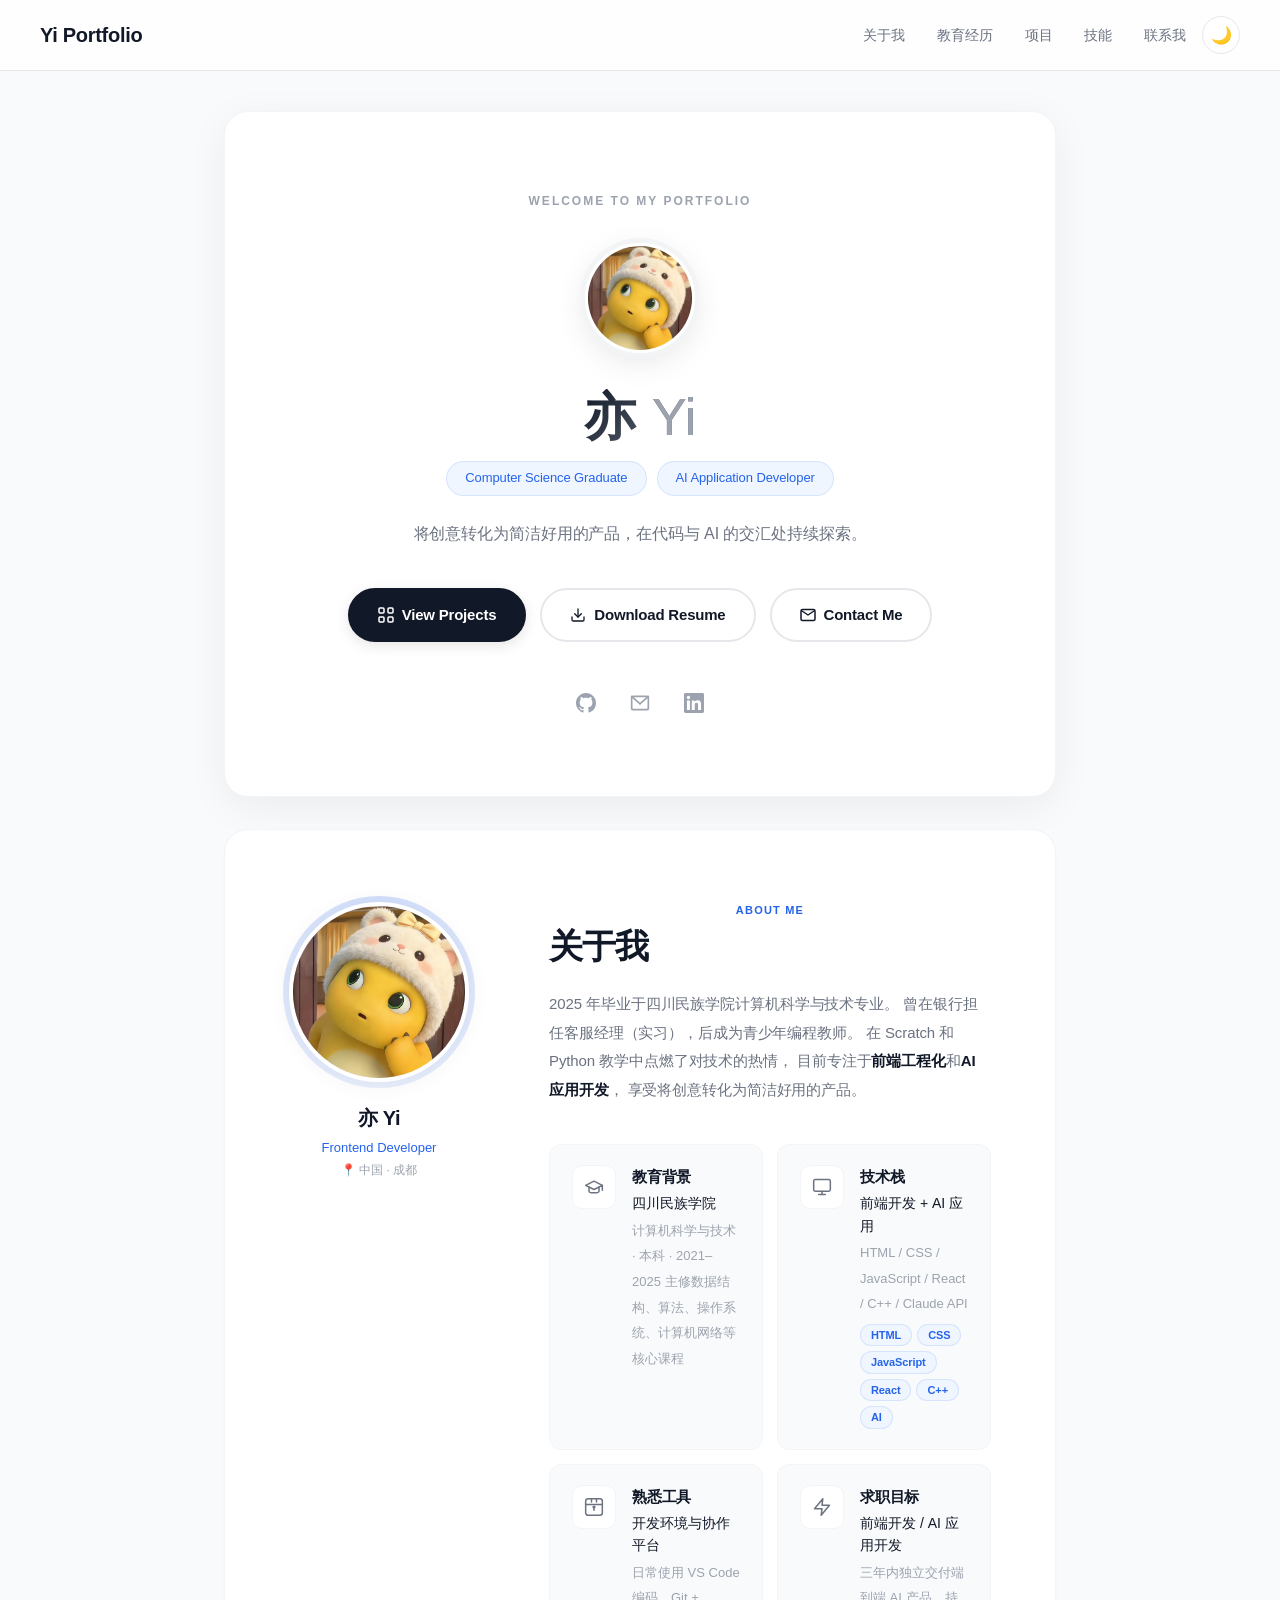
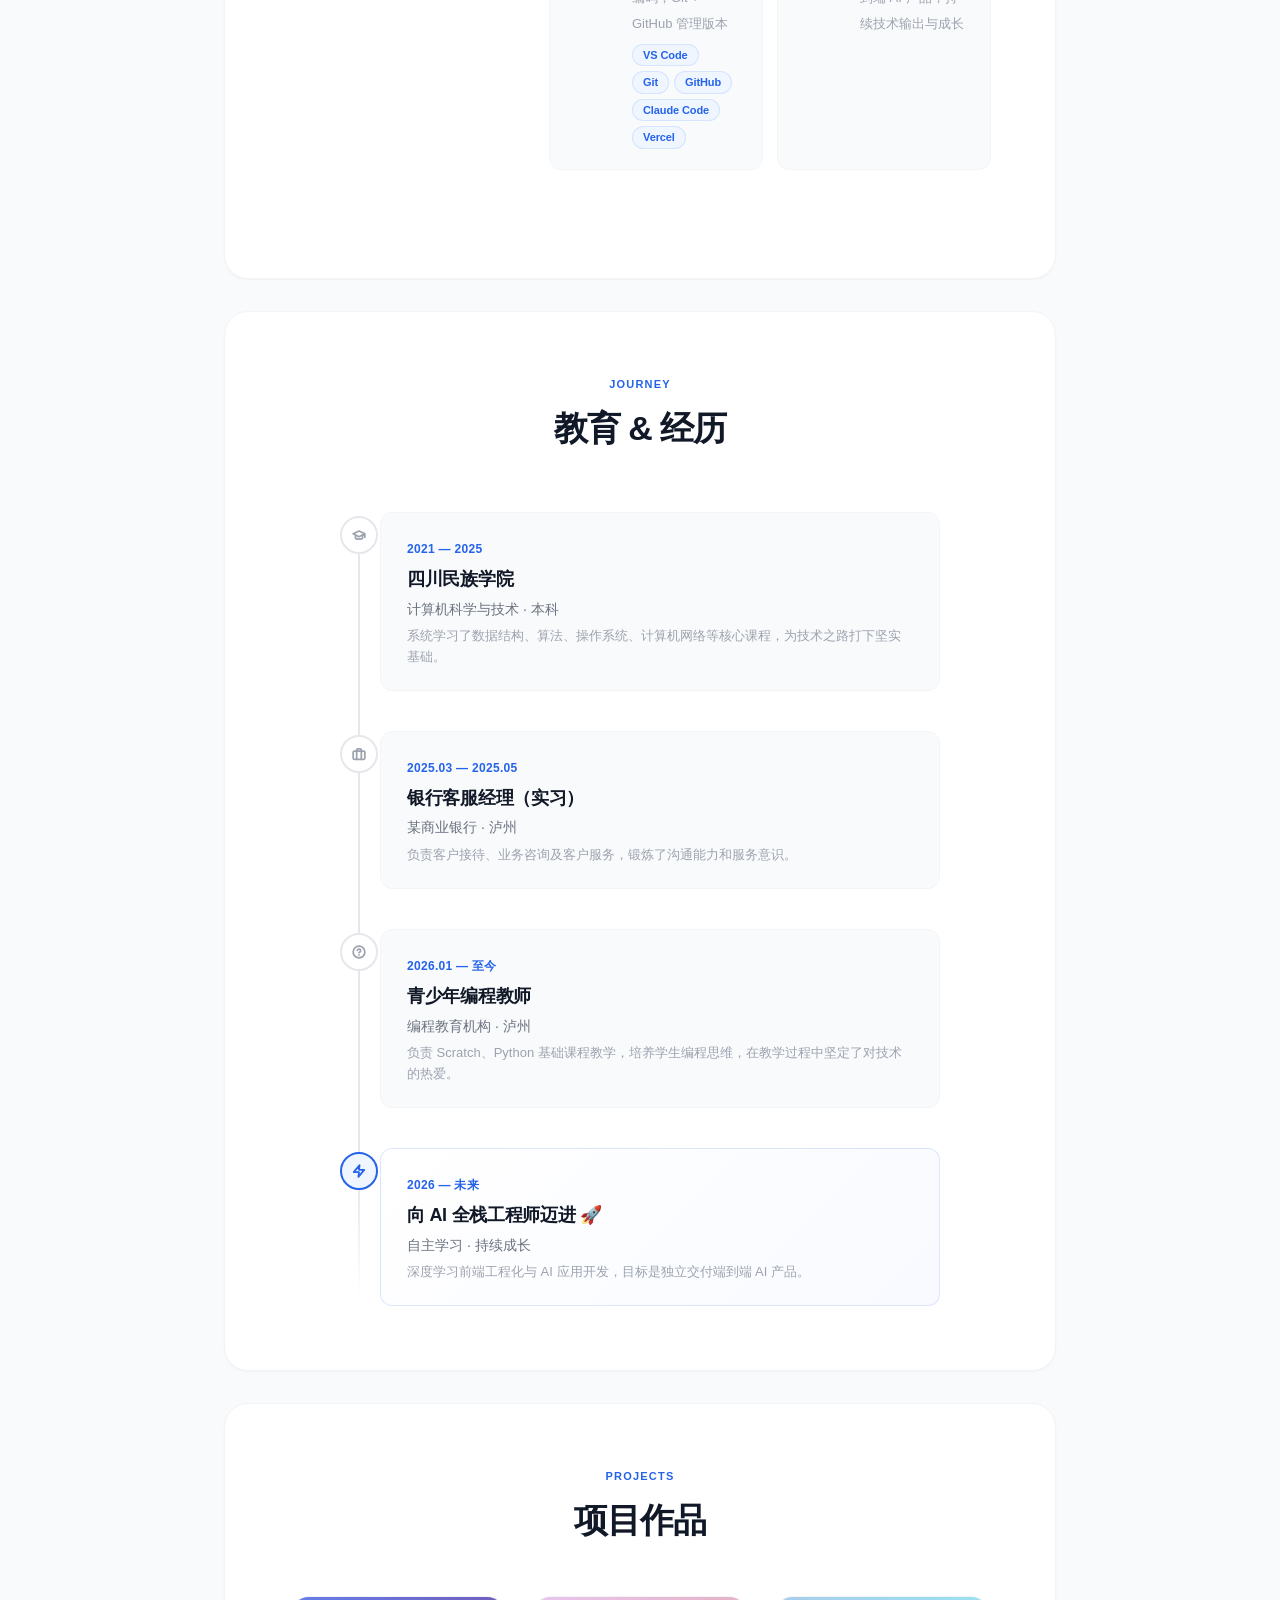
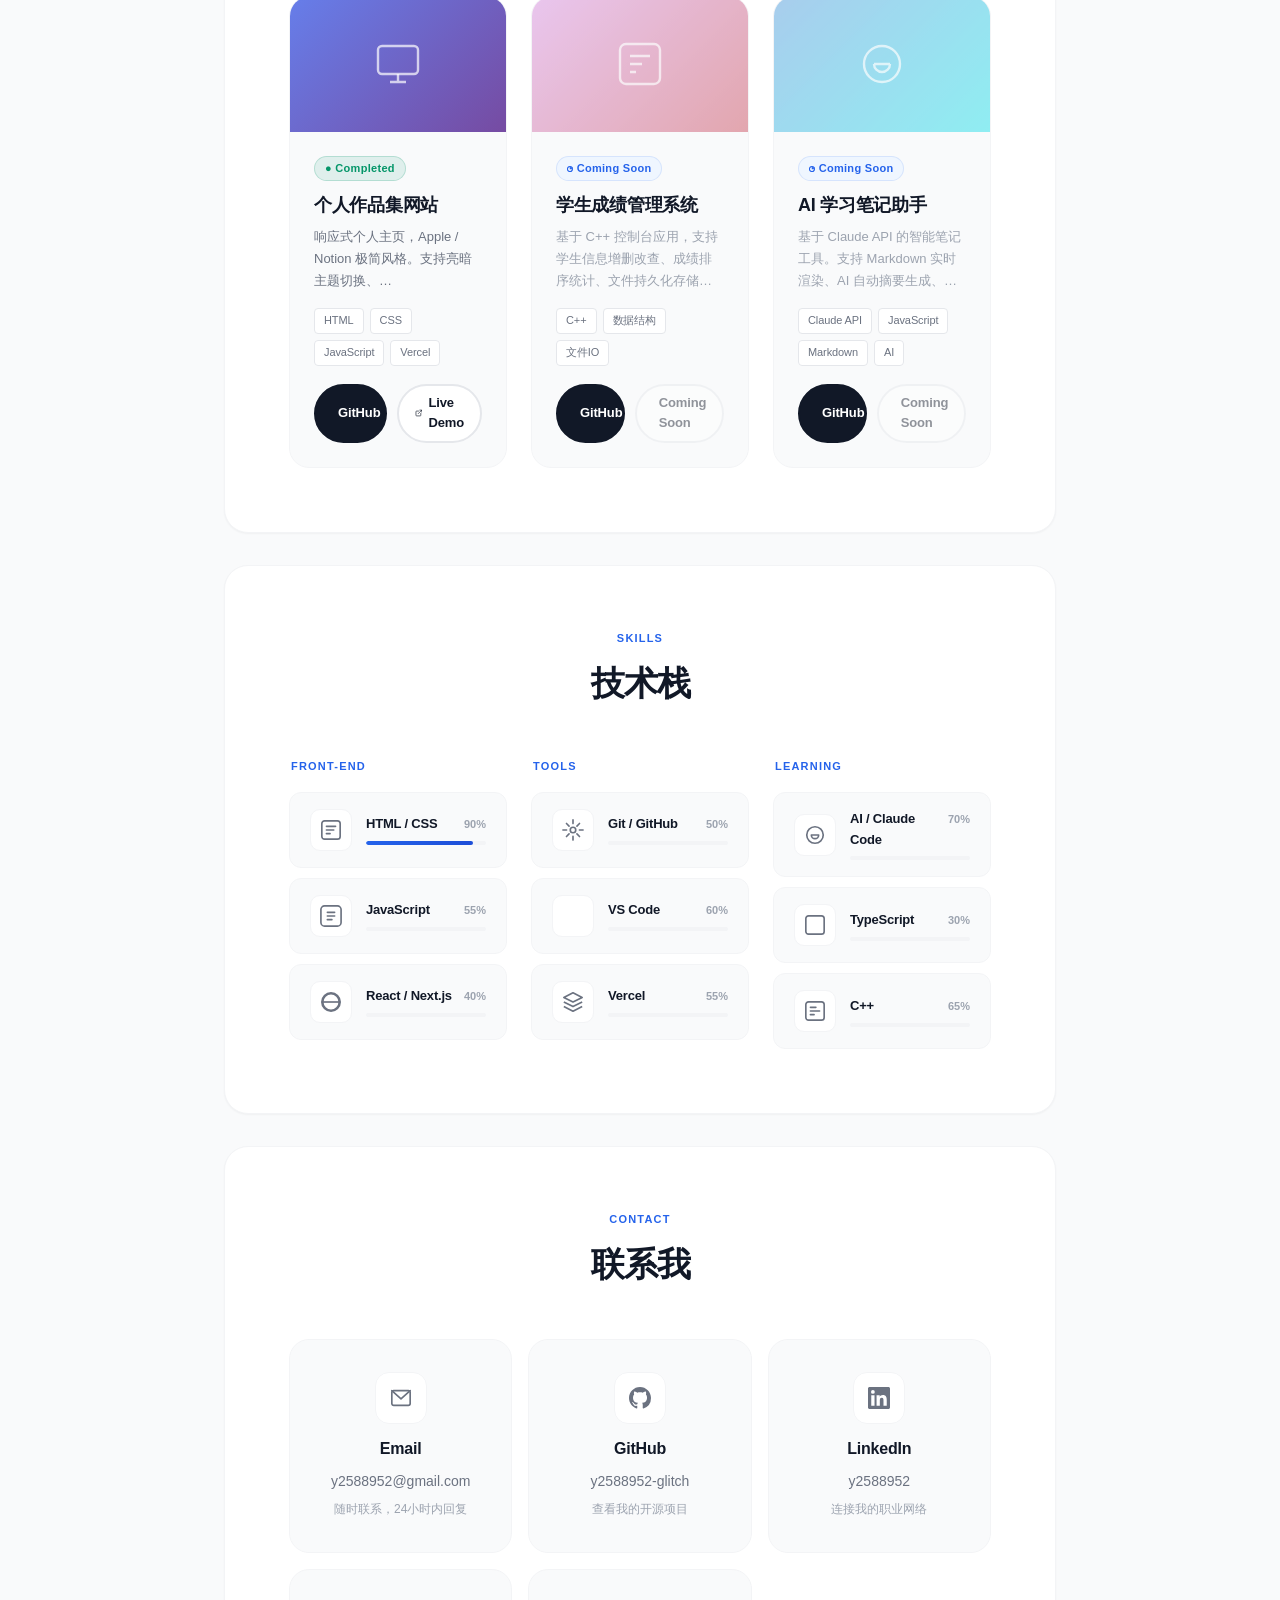
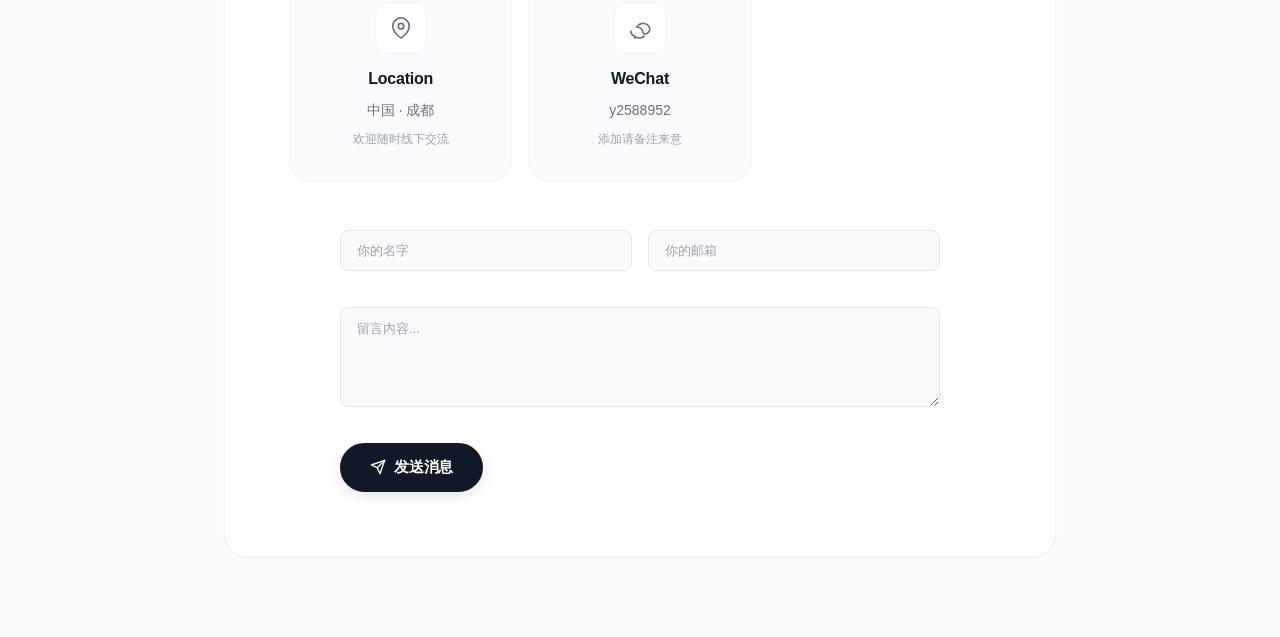
<file: index.html>
<!DOCTYPE html>
<html lang="zh-CN">
<head>
    <meta charset="UTF-8">
    <meta name="viewport" content="width=device-width, initial-scale=1.0">
    <meta http-equiv="X-UA-Compatible" content="IE=edge">

    <!-- ===== 基础 SEO ===== -->
    <meta name="description" content="亦 Yi — 计算机科学与技术应届毕业生，专注于前端工程化与 AI 应用开发。个人作品集展示项目、技能与经历。">
    <meta name="keywords" content="前端开发, AI, 个人作品集, Frontend Developer, Portfolio, 简历, JavaScript, React">
    <meta name="author" content="亦 Yi">
    <meta name="robots" content="index, follow">
    <meta name="format-detection" content="telephone=no">

    <!-- ===== 浏览器主题色 ===== -->
    <meta name="theme-color" content="#f9fafb" media="(prefers-color-scheme: light)">
    <meta name="theme-color" content="#0f172a" media="(prefers-color-scheme: dark)">
    <meta name="msapplication-TileColor" content="#2563eb">

    <!-- ===== Open Graph（Facebook / LinkedIn / Discord 等）===== -->
    <meta property="og:title" content="亦 Yi — Frontend Developer & AI Learner">
    <meta property="og:description" content="计算机科学与技术应届毕业生，专注于前端工程化与 AI 应用开发。查看我的项目、技能与经历。">
    <meta property="og:type" content="website">
    <meta property="og:url" content="https://portfolio-kohl-beta-zit57zqdmb.vercel.app">
    <meta property="og:image" content="https://portfolio-kohl-beta-zit57zqdmb.vercel.app/11.jpg">
    <meta property="og:image:width" content="1200">
    <meta property="og:image:height" content="630">
    <meta property="og:image:alt" content="亦 Yi 个人头像">
    <meta property="og:site_name" content="亦 | Personal Portfolio">
    <meta property="og:locale" content="zh_CN">

    <!-- ===== Twitter Card ===== -->
    <meta name="twitter:card" content="summary_large_image">
    <meta name="twitter:title" content="亦 Yi — Frontend Developer & AI Learner">
    <meta name="twitter:description" content="计算机科学与技术应届毕业生，专注于前端工程化与 AI 应用开发。">
    <meta name="twitter:image" content="https://portfolio-kohl-beta-zit57zqdmb.vercel.app/11.jpg">
    <meta name="twitter:image:alt" content="亦 Yi 个人头像">

    <!-- ===== Canonical & Icons ===== -->
    <link rel="canonical" href="https://portfolio-kohl-beta-zit57zqdmb.vercel.app">
    <!-- 预加载头像图片（LCP 元素），减少首屏加载时间 -->
    <link rel="preload" as="image" href="11.jpg">
    <link rel="icon" type="image/svg+xml" href="favicon.svg">
    <link rel="apple-touch-icon" href="11.jpg">

    <title>亦 | Personal Portfolio</title>
    <link rel="stylesheet" href="style.css">

    <!-- 暗色模式预检：在 CSS 渲染前设置 data-theme，消除亮→暗闪烁 -->
    <script>
        (function () {
            var theme = localStorage.getItem('portfolio-theme');
            if (theme === 'dark') document.documentElement.setAttribute('data-theme', 'dark');
        })();
    </script>

    <!-- JSON-LD 结构化数据（SEO） -->
    <script type="application/ld+json">
    {
        "@context": "https://schema.org",
        "@type": "Person",
        "name": "亦 Yi",
        "givenName": "Yi",
        "familyName": "Yi",
        "url": "https://portfolio-kohl-beta-zit57zqdmb.vercel.app",
        "image": "https://portfolio-kohl-beta-zit57zqdmb.vercel.app/11.jpg",
        "jobTitle": "Frontend Developer",
        "alumniOf": {
            "@type": "CollegeOrUniversity",
            "name": "四川民族学院"
        },
        "knowsAbout": ["HTML", "CSS", "JavaScript", "React", "AI", "C++"],
        "sameAs": [
            "https://github.com/y2588952-glitch",
            "https://linkedin.com/in/y2588952"
        ],
        "address": {
            "@type": "PostalAddress",
            "addressLocality": "成都",
            "addressCountry": "中国"
        },
        "email": "y2588952@gmail.com"
    }
    </script>
</head>

<body>

    <!-- 无障碍：键盘用户跳过导航，直达主内容 -->
    <a href="#main-content" class="skip-link">跳转到主要内容</a>

    <!-- ==================== Loading 动画 ==================== -->
    <div id="loading-screen" class="loading-screen" role="status" aria-label="页面加载中">
        <div class="loading-content">
            <span class="loading-icon">💻</span>
            <h2 class="loading-name">亦 Yi</h2>
            <p class="loading-text">Loading<span class="loading-dots"></span></p>
        </div>
    </div>

<nav>
    <a href="#" class="logo" aria-label="返回首页">Yi Portfolio</a>

    <div class="nav-right">
        <ul>
            <li><a href="#about">关于我</a></li>
            <li><a href="#education">教育经历</a></li>
            <li><a href="#projects">项目</a></li>
            <li><a href="#skills">技能</a></li>
            <li><a href="#contact">联系我</a></li>
        </ul>

        <button class="theme-toggle" id="themeToggle" aria-label="切换主题" title="切换深色/浅色模式">
            <span class="icon-sun">☀️</span>
            <span class="icon-moon">🌙</span>
        </button>
    </div>
</nav>
    <div class="container">

        <!-- ==================== Header：Hero 区域 ==================== -->
        <header>
            <section class="hero section hero-animate" id="hero" data-scroll="fade-up">
            <span class="hero-welcome">Welcome to my portfolio</span>

            <div class="hero-avatar parallax" data-speed="0.05">
                <img src="11.jpg" alt="个人头像" class="anim-img" width="110" height="110">
            </div>

            <h1 class="hero-name">亦 <span class="hero-name-en">Yi</span></h1>

            <div class="hero-tags">
                <span>Computer Science Graduate</span>
                <span>AI Application Developer</span>
            </div>

            <p class="hero-intro">
                将创意转化为简洁好用的产品，在代码与 AI 的交汇处持续探索。
            </p>

            <div class="hero-actions">
                <a href="#projects" class="btn btn-primary" data-scroll-to="projects">
                    <svg width="16" height="16" viewBox="0 0 16 16" fill="none"><rect x="1" y="1" width="5" height="5" rx="1" stroke="currentColor" stroke-width="1.5"/><rect x="10" y="1" width="5" height="5" rx="1" stroke="currentColor" stroke-width="1.5"/><rect x="1" y="10" width="5" height="5" rx="1" stroke="currentColor" stroke-width="1.5"/><rect x="10" y="10" width="5" height="5" rx="1" stroke="currentColor" stroke-width="1.5"/></svg>
                    View Projects
                </a>
                <a href="resume.pdf" class="btn btn-outline" download>
                    <svg width="16" height="16" viewBox="0 0 24 24" fill="none" stroke="currentColor" stroke-width="2" stroke-linecap="round" stroke-linejoin="round"><path d="M21 15v4a2 2 0 01-2 2H5a2 2 0 01-2-2v-4"/><polyline points="7 10 12 15 17 10"/><line x1="12" y1="15" x2="12" y2="3"/></svg>
                    Download Resume
                </a>
                <a href="#contact" class="btn btn-outline" data-scroll-to="contact">
                    <svg width="16" height="16" viewBox="0 0 16 16" fill="none"><path d="M2 4l6 4 6-4" stroke="currentColor" stroke-width="1.5" stroke-linecap="round" stroke-linejoin="round"/><rect x="1" y="2.5" width="14" height="11" rx="1.5" stroke="currentColor" stroke-width="1.5"/></svg>
                    Contact Me
                </a>
            </div>

            <div class="hero-social parallax" data-speed="0.03">
                <a href="https://github.com/y2588952-glitch" target="_blank" rel="noopener noreferrer" class="social-icon" title="GitHub">
                    <svg width="20" height="20" viewBox="0 0 24 24" fill="currentColor"><path d="M12 0C5.37 0 0 5.37 0 12c0 5.31 3.435 9.795 8.205 11.385.6.105.825-.255.825-.57 0-.285-.015-1.23-.015-2.235-3.015.555-3.795-.735-4.035-1.41-.135-.345-.72-1.41-1.23-1.695-.42-.225-1.02-.78-.015-.795.945-.015 1.62.87 1.845 1.23 1.08 1.815 2.805 1.305 3.495.99.105-.78.42-1.305.765-1.605-2.67-.3-5.46-1.335-5.46-5.925 0-1.305.465-2.385 1.23-3.225-.12-.3-.54-1.53.12-3.18 0 0 1.005-.315 3.3 1.23.96-.27 1.98-.405 3-.405s2.04.135 3 .405c2.295-1.56 3.3-1.23 3.3-1.23.66 1.65.24 2.88.12 3.18.765.84 1.23 1.905 1.23 3.225 0 4.605-2.805 5.625-5.475 5.925.435.375.81 1.095.81 2.22 0 1.605-.015 2.895-.015 3.3 0 .315.225.69.825.57A12.02 12.02 0 0024 12c0-6.63-5.37-12-12-12z"/></svg>
                </a>
                <a href="mailto:y2588952@gmail.com" class="social-icon" title="Email">
                    <svg width="20" height="20" viewBox="0 0 24 24" fill="none" stroke="currentColor" stroke-width="2" stroke-linecap="round" stroke-linejoin="round"><rect x="2" y="4" width="20" height="16" rx="2"/><path d="M22 4L12 13 2 4"/></svg>
                </a>
                <a href="https://linkedin.com/in/y2588952" target="_blank" rel="noopener noreferrer" class="social-icon" title="LinkedIn">
                    <svg width="20" height="20" viewBox="0 0 24 24" fill="currentColor"><path d="M20.447 20.452h-3.554v-5.569c0-1.328-.027-3.037-1.852-3.037-1.853 0-2.136 1.445-2.136 2.939v5.667H9.351V9h3.414v1.561h.046c.477-.9 1.637-1.85 3.37-1.85 3.601 0 4.267 2.37 4.267 5.455v6.286zM5.337 7.433a2.062 2.062 0 01-2.063-2.065 2.064 2.064 0 112.063 2.065zm1.782 13.019H3.555V9h3.564v11.452zM22.225 0H1.771C.792 0 0 .774 0 1.729v20.542C0 23.227.792 24 1.771 24h20.451C23.2 24 24 23.227 24 22.271V1.729C24 .774 23.2 0 22.222 0h.003z"/></svg>
                </a>
            </div>
        </section>
        </header>

        <!-- ==================== Main：主要内容区域 ==================== -->
        <main id="main-content">
            <!-- 关于我 -->
            <section class="about section" id="about" data-scroll="fade-left">
            <div class="about-body">
                <!-- 左侧：头像 -->
                <aside class="about-left reveal">
                    <div class="about-avatar-wrap">
                        <div class="about-avatar-glow"></div>
                        <img src="11.jpg" alt="个人头像" class="anim-img" width="180" height="180" loading="lazy">
                    </div>
                    <div class="about-meta">
                        <span class="about-meta-name">亦 Yi</span>
                        <span class="about-meta-role">Frontend Developer</span>
                        <span class="about-meta-loc">📍 中国 · 成都</span>
                    </div>
                </aside>

                <!-- 右侧 -->
                <div class="about-right">
                    <span class="section-eyebrow reveal">About Me</span>
                    <h2 class="reveal">关于我</h2>

                    <p class="about-bio reveal">
                        2025 年毕业于四川民族学院计算机科学与技术专业。
                        曾在银行担任客服经理（实习），后成为青少年编程教师。
                        在 Scratch 和 Python 教学中点燃了对技术的热情，
                        目前专注于<strong>前端工程化</strong>和<strong>AI 应用开发</strong>，
                        享受将创意转化为简洁好用的产品。
                    </p>

                    <div class="about-cards" data-stagger="80">

                        <!-- 🎓 教育背景 -->
                        <article class="about-card-item reveal">
                            <div class="about-card-icon">
                                <svg width="20" height="20" viewBox="0 0 24 24" fill="none" stroke="currentColor" stroke-width="1.8" stroke-linecap="round" stroke-linejoin="round"><path d="M22 10v6M2 10l10-5 10 5-10 5z"/><path d="M6 12v5c0 1.1 2.7 2 6 2s6-.9 6-2v-5"/></svg>
                            </div>
                            <div class="about-card-text">
                                <h3>教育背景</h3>
                                <p>四川民族学院</p>
                                <span>计算机科学与技术 · 本科 · 2021–2025</span>
                                <span>主修数据结构、算法、操作系统、计算机网络等核心课程</span>
                            </div>
                        </article>

                        <!-- 💻 技术栈介绍 -->
                        <article class="about-card-item reveal">
                            <div class="about-card-icon">
                                <svg width="20" height="20" viewBox="0 0 24 24" fill="none" stroke="currentColor" stroke-width="1.8" stroke-linecap="round" stroke-linejoin="round"><rect x="2" y="3" width="20" height="14" rx="2"/><path d="M8 21h8M12 17v4"/></svg>
                            </div>
                            <div class="about-card-text">
                                <h3>技术栈</h3>
                                <p>前端开发 + AI 应用</p>
                                <span>HTML / CSS / JavaScript / React / C++ / Claude API</span>
                                <div class="about-card-tags">
                                    <span>HTML</span><span>CSS</span><span>JavaScript</span>
                                    <span>React</span><span>C++</span><span>AI</span>
                                </div>
                            </div>
                        </article>

                        <!-- 🛠 熟悉工具 -->
                        <article class="about-card-item reveal">
                            <div class="about-card-icon">
                                <svg width="20" height="20" viewBox="0 0 24 24" fill="none" stroke="currentColor" stroke-width="1.8" stroke-linecap="round" stroke-linejoin="round"><rect x="2" y="2" width="20" height="20" rx="3"/><path d="M9 2v4M15 2v4M2 9h20"/><path d="M12 12v4"/><circle cx="12" cy="12" r="1"/></svg>
                            </div>
                            <div class="about-card-text">
                                <h3>熟悉工具</h3>
                                <p>开发环境与协作平台</p>
                                <span>日常使用 VS Code 编码，Git + GitHub 管理版本</span>
                                <div class="about-card-tags">
                                    <span>VS Code</span><span>Git</span><span>GitHub</span>
                                    <span>Claude Code</span><span>Vercel</span>
                                </div>
                            </div>
                        </article>

                        <!-- 🎯 求职目标 -->
                        <article class="about-card-item reveal">
                            <div class="about-card-icon">
                                <svg width="20" height="20" viewBox="0 0 24 24" fill="none" stroke="currentColor" stroke-width="1.8" stroke-linecap="round" stroke-linejoin="round"><polygon points="13 2 3 14 12 14 11 22 21 10 12 10 13 2"/></svg>
                            </div>
                            <div class="about-card-text">
                                <h3>求职目标</h3>
                                <p>前端开发 / AI 应用开发</p>
                                <span>三年内独立交付端到端 AI 产品，持续技术输出与成长</span>
                            </div>
                        </article>

                    </div>
                </div>
            </div>
        </section>

        <!-- 时间轴 -->
        <section class="timeline-section section" id="education" data-scroll="fade-right">
            <span class="section-eyebrow reveal">Journey</span>
            <h2 class="reveal">教育 & 经历</h2>

            <div class="timeline">
                <!-- 节点 1 -->
                <div class="timeline-item reveal">
                    <div class="timeline-dot">
                        <svg width="14" height="14" viewBox="0 0 24 24" fill="none" stroke="currentColor" stroke-width="3" stroke-linecap="round" stroke-linejoin="round"><path d="M22 10v6M2 10l10-5 10 5-10 5z"/><path d="M6 12v5c0 1.1 2.7 2 6 2s6-.9 6-2v-5"/></svg>
                    </div>
                    <div class="timeline-card">
                        <span class="timeline-date">2021 — 2025</span>
                        <h3>四川民族学院</h3>
                        <p>计算机科学与技术 · 本科</p>
                        <span class="timeline-desc">系统学习了数据结构、算法、操作系统、计算机网络等核心课程，为技术之路打下坚实基础。</span>
                    </div>
                </div>

                <!-- 节点 2 -->
                <div class="timeline-item reveal">
                    <div class="timeline-dot">
                        <svg width="14" height="14" viewBox="0 0 24 24" fill="none" stroke="currentColor" stroke-width="3" stroke-linecap="round" stroke-linejoin="round"><rect x="2" y="7" width="20" height="14" rx="2"/><path d="M16 21V5a2 2 0 00-2-2h-4a2 2 0 00-2 2v16"/></svg>
                    </div>
                    <div class="timeline-card">
                        <span class="timeline-date">2025.03 — 2025.05</span>
                        <h3>银行客服经理（实习）</h3>
                        <p>某商业银行 · 泸州</p>
                        <span class="timeline-desc">负责客户接待、业务咨询及客户服务，锻炼了沟通能力和服务意识。</span>
                    </div>
                </div>

                <!-- 节点 3 -->
                <div class="timeline-item reveal">
                    <div class="timeline-dot">
                        <svg width="14" height="14" viewBox="0 0 24 24" fill="none" stroke="currentColor" stroke-width="3" stroke-linecap="round" stroke-linejoin="round"><circle cx="12" cy="12" r="10"/><path d="M9.09 9a3 3 0 015.83 1c0 2-3 3-3 3"/><line x1="12" y1="17" x2="12.01" y2="17"/></svg>
                    </div>
                    <div class="timeline-card">
                        <span class="timeline-date">2026.01 — 至今</span>
                        <h3>青少年编程教师</h3>
                        <p>编程教育机构 · 泸州</p>
                        <span class="timeline-desc">负责 Scratch、Python 基础课程教学，培养学生编程思维，在教学过程中坚定了对技术的热爱。</span>
                    </div>
                </div>

                <!-- 节点 4 -->
                <div class="timeline-item reveal">
                    <div class="timeline-dot timeline-dot-accent">
                        <svg width="14" height="14" viewBox="0 0 24 24" fill="none" stroke="currentColor" stroke-width="3" stroke-linecap="round" stroke-linejoin="round"><polygon points="13 2 3 14 12 14 11 22 21 10 12 10 13 2"/></svg>
                    </div>
                    <div class="timeline-card timeline-card-highlight">
                        <span class="timeline-date">2026 — 未来</span>
                        <h3>向 AI 全栈工程师迈进 🚀</h3>
                        <p>自主学习 · 持续成长</p>
                        <span class="timeline-desc">深度学习前端工程化与 AI 应用开发，目标是独立交付端到端 AI 产品。</span>
                    </div>
                </div>
            </div>
        </section>

        <!-- 项目 -->
        <section class="projects section" id="projects" data-scroll="fade-left">
            <span class="section-eyebrow reveal">Projects</span>
            <h2 class="reveal">项目作品</h2>

            <div class="projects-grid" data-stagger="100">

                <!-- ===== 项目 1：已完成 ===== -->
                <article class="project-card reveal">
                    <div class="project-image">
                        <div class="project-img-placeholder" style="background: linear-gradient(135deg, #667eea 0%, #764ba2 100%);">
                            <svg width="48" height="48" viewBox="0 0 24 24" fill="none" stroke="rgba(255,255,255,0.7)" stroke-width="1.2"><rect x="2" y="3" width="20" height="14" rx="2"/><path d="M8 21h8M12 17v4"/></svg>
                        </div>
                    </div>
                    <div class="project-body">
                        <!-- 状态徽章 -->
                        <span class="project-status project-status-done">● Completed</span>
                        <h3>个人作品集网站</h3>
                        <p>响应式个人主页，Apple / Notion 极简风格。支持亮暗主题切换、IntersectionObserver 滚动动画、技能进度条 JS 动画、Loading 页、404 页。纯原生 HTML/CSS/JS，零依赖。</p>
                        <div class="project-tags">
                            <span>HTML</span>
                            <span>CSS</span>
                            <span>JavaScript</span>
                            <span>Vercel</span>
                        </div>
                        <div class="project-links">
                            <a href="https://github.com/y2588952-glitch/portfolio" target="_blank" rel="noopener noreferrer" class="project-link project-link-gh">
                                <svg width="16" height="16" viewBox="0 0 24 24" fill="currentColor"><path d="M12 0C5.37 0 0 5.37 0 12c0 5.31 3.435 9.795 8.205 11.385.6.105.825-.255.825-.57 0-.285-.015-1.23-.015-2.235-3.015.555-3.795-.735-4.035-1.41-.135-.345-.72-1.41-1.23-1.695-.42-.225-1.02-.78-.015-.795.945-.015 1.62.87 1.845 1.23 1.08 1.815 2.805 1.305 3.495.99.105-.78.42-1.305.765-1.605-2.67-.3-5.46-1.335-5.46-5.925 0-1.305.465-2.385 1.23-3.225-.12-.3-.54-1.53.12-3.18 0 0 1.005-.315 3.3 1.23.96-.27 1.98-.405 3-.405s2.04.135 3 .405c2.295-1.56 3.3-1.23 3.3-1.23.66 1.65.24 2.88.12 3.18.765.84 1.23 1.905 1.23 3.225 0 4.605-2.805 5.625-5.475 5.925.435.375.81 1.095.81 2.22 0 1.605-.015 2.895-.015 3.3 0 .315.225.69.825.57A12.02 12.02 0 0024 12c0-6.63-5.37-12-12-12z"/></svg>
                                GitHub
                            </a>
                            <a href="https://portfolio-kohl-beta-zit57zqdmb.vercel.app" target="_blank" rel="noopener noreferrer" class="project-link project-link-live">
                                <svg width="16" height="16" viewBox="0 0 24 24" fill="none" stroke="currentColor" stroke-width="2" stroke-linecap="round" stroke-linejoin="round"><path d="M18 13v6a2 2 0 01-2 2H5a2 2 0 01-2-2V8a2 2 0 012-2h6"/><polyline points="15 3 21 3 21 9"/><line x1="10" y1="14" x2="21" y2="3"/></svg>
                                Live Demo
                            </a>
                        </div>
                    </div>
                </article>

                <!-- ===== 项目 2：即将推出 ===== -->
                <article class="project-card reveal project-card-soon">
                    <div class="project-image">
                        <div class="project-img-placeholder" style="background: linear-gradient(135deg, #f093fb 0%, #f5576c 100%);">
                            <svg width="48" height="48" viewBox="0 0 24 24" fill="none" stroke="rgba(255,255,255,0.7)" stroke-width="1.2"><rect x="2" y="2" width="20" height="20" rx="3"/><path d="M7 8h10M7 12h6M7 16h3"/></svg>
                        </div>
                    </div>
                    <div class="project-body">
                        <span class="project-status project-status-soon">◷ Coming Soon</span>
                        <h3>学生成绩管理系统</h3>
                        <p>基于 C++ 控制台应用，支持学生信息增删改查、成绩排序统计、文件持久化存储。重构为 Web 版本后将部署上线。</p>
                        <div class="project-tags">
                            <span>C++</span>
                            <span>数据结构</span>
                            <span>文件IO</span>
                        </div>
                        <div class="project-links">
                            <a href="https://github.com/y2588952-glitch" target="_blank" rel="noopener noreferrer" class="project-link project-link-gh">
                                <svg width="16" height="16" viewBox="0 0 24 24" fill="currentColor"><path d="M12 0C5.37 0 0 5.37 0 12c0 5.31 3.435 9.795 8.205 11.385.6.105.825-.255.825-.57 0-.285-.015-1.23-.015-2.235-3.015.555-3.795-.735-4.035-1.41-.135-.345-.72-1.41-1.23-1.695-.42-.225-1.02-.78-.015-.795.945-.015 1.62.87 1.845 1.23 1.08 1.815 2.805 1.305 3.495.99.105-.78.42-1.305.765-1.605-2.67-.3-5.46-1.335-5.46-5.925 0-1.305.465-2.385 1.23-3.225-.12-.3-.54-1.53.12-3.18 0 0 1.005-.315 3.3 1.23.96-.27 1.98-.405 3-.405s2.04.135 3 .405c2.295-1.56 3.3-1.23 3.3-1.23.66 1.65.24 2.88.12 3.18.765.84 1.23 1.905 1.23 3.225 0 4.605-2.805 5.625-5.475 5.925.435.375.81 1.095.81 2.22 0 1.605-.015 2.895-.015 3.3 0 .315.225.69.825.57A12.02 12.02 0 0024 12c0-6.63-5.37-12-12-12z"/></svg>
                                GitHub
                            </a>
                            <a href="#" class="project-link project-link-live project-link-disabled" aria-disabled="true">
                                <svg width="16" height="16" viewBox="0 0 24 24" fill="none" stroke="currentColor" stroke-width="2" stroke-linecap="round" stroke-linejoin="round"><path d="M18 13v6a2 2 0 01-2 2H5a2 2 0 01-2-2V8a2 2 0 012-2h6"/><polyline points="15 3 21 3 21 9"/><line x1="10" y1="14" x2="21" y2="3"/></svg>
                                Coming Soon
                            </a>
                        </div>
                    </div>
                </article>

                <!-- ===== 项目 3：即将推出 ===== -->
                <article class="project-card reveal project-card-soon">
                    <div class="project-image">
                        <div class="project-img-placeholder" style="background: linear-gradient(135deg, #4facfe 0%, #00f2fe 100%);">
                            <svg width="48" height="48" viewBox="0 0 24 24" fill="none" stroke="rgba(255,255,255,0.7)" stroke-width="1.2"><circle cx="12" cy="12" r="9"/><path d="M8 12h8M8 12a4 4 0 108 0"/></svg>
                        </div>
                    </div>
                    <div class="project-body">
                        <span class="project-status project-status-soon">◷ Coming Soon</span>
                        <h3>AI 学习笔记助手</h3>
                        <p>基于 Claude API 的智能笔记工具。支持 Markdown 实时渲染、AI 自动摘要生成、关键词智能提取和上下文问答。计划集成多模型对比功能。</p>
                        <div class="project-tags">
                            <span>Claude API</span>
                            <span>JavaScript</span>
                            <span>Markdown</span>
                            <span>AI</span>
                        </div>
                        <div class="project-links">
                            <a href="https://github.com/y2588952-glitch" target="_blank" rel="noopener noreferrer" class="project-link project-link-gh">
                                <svg width="16" height="16" viewBox="0 0 24 24" fill="currentColor"><path d="M12 0C5.37 0 0 5.37 0 12c0 5.31 3.435 9.795 8.205 11.385.6.105.825-.255.825-.57 0-.285-.015-1.23-.015-2.235-3.015.555-3.795-.735-4.035-1.41-.135-.345-.72-1.41-1.23-1.695-.42-.225-1.02-.78-.015-.795.945-.015 1.62.87 1.845 1.23 1.08 1.815 2.805 1.305 3.495.99.105-.78.42-1.305.765-1.605-2.67-.3-5.46-1.335-5.46-5.925 0-1.305.465-2.385 1.23-3.225-.12-.3-.54-1.53.12-3.18 0 0 1.005-.315 3.3 1.23.96-.27 1.98-.405 3-.405s2.04.135 3 .405c2.295-1.56 3.3-1.23 3.3-1.23.66 1.65.24 2.88.12 3.18.765.84 1.23 1.905 1.23 3.225 0 4.605-2.805 5.625-5.475 5.925.435.375.81 1.095.81 2.22 0 1.605-.015 2.895-.015 3.3 0 .315.225.69.825.57A12.02 12.02 0 0024 12c0-6.63-5.37-12-12-12z"/></svg>
                                GitHub
                            </a>
                            <a href="#" class="project-link project-link-live project-link-disabled" aria-disabled="true">
                                <svg width="16" height="16" viewBox="0 0 24 24" fill="none" stroke="currentColor" stroke-width="2" stroke-linecap="round" stroke-linejoin="round"><path d="M18 13v6a2 2 0 01-2 2H5a2 2 0 01-2-2V8a2 2 0 012-2h6"/><polyline points="15 3 21 3 21 9"/><line x1="10" y1="14" x2="21" y2="3"/></svg>
                                Coming Soon
                            </a>
                        </div>
                    </div>
                </article>

            </div>
        </section>

        <!-- 技能 -->
        <section class="skills-section section" id="skills" data-scroll="fade-right">
            <span class="section-eyebrow reveal">Skills</span>
            <h2 class="reveal">技术栈</h2>

            <div class="skills-categories">

                <!-- ===== 分类 1：Front-end ===== -->
                <div class="skills-category reveal">
                    <h3 class="skills-cat-title">Front-end</h3>
                    <div class="skills-cat-grid">
                        <div class="skill-card">
                            <div class="skill-icon-wrap">
                                <svg width="22" height="22" viewBox="0 0 24 24" fill="none"><rect x="2" y="2" width="20" height="20" rx="3" stroke="currentColor" stroke-width="1.8"/><path d="M7 8h10M7 12h8M7 16h4" stroke="currentColor" stroke-width="1.8" stroke-linecap="round"/></svg>
                            </div>
                            <div class="skill-info">
                                <div class="skill-head">
                                    <h3>HTML / CSS</h3>
                                    <span>90%</span>
                                </div>
                                <div class="skill-bar">
                                    <div class="skill-fill" style="--w: 90%"></div>
                                </div>
                            </div>
                        </div>
                        <div class="skill-card">
                            <div class="skill-icon-wrap">
                                <svg width="22" height="22" viewBox="0 0 24 24" fill="none"><rect x="1" y="1" width="22" height="22" rx="4" stroke="currentColor" stroke-width="1.8"/><path d="M8 8h8M8 12h8M8 16h5" stroke="currentColor" stroke-width="1.8" stroke-linecap="round"/></svg>
                            </div>
                            <div class="skill-info">
                                <div class="skill-head">
                                    <h3>JavaScript</h3>
                                    <span>55%</span>
                                </div>
                                <div class="skill-bar">
                                    <div class="skill-fill" style="--w: 55%"></div>
                                </div>
                            </div>
                        </div>
                        <div class="skill-card">
                            <div class="skill-icon-wrap">
                                <svg width="22" height="22" viewBox="0 0 24 24" fill="none"><circle cx="12" cy="12" r="9" stroke="currentColor" stroke-width="1.8"/><path d="M12 2a10 10 0 010 20" stroke="currentColor" stroke-width="1.8"/><path d="M12 2a10 10 0 000 20" stroke="currentColor" stroke-width="1.8"/><path d="M2 12h20" stroke="currentColor" stroke-width="1.8"/></svg>
                            </div>
                            <div class="skill-info">
                                <div class="skill-head">
                                    <h3>React / Next.js</h3>
                                    <span>40%</span>
                                </div>
                                <div class="skill-bar">
                                    <div class="skill-fill" style="--w: 40%"></div>
                                </div>
                            </div>
                        </div>
                    </div>
                </div>

                <!-- ===== 分类 2：Tools ===== -->
                <div class="skills-category reveal">
                    <h3 class="skills-cat-title">Tools</h3>
                    <div class="skills-cat-grid">
                        <div class="skill-card">
                            <div class="skill-icon-wrap">
                                <svg width="22" height="22" viewBox="0 0 24 24" fill="none"><circle cx="12" cy="12" r="3" stroke="currentColor" stroke-width="1.8"/><path d="M12 1v4M12 19v4M1 12h4M19 12h4M4.9 4.9l2.8 2.8M16.3 16.3l2.8 2.8M4.9 19.1l2.8-2.8M16.3 7.7l2.8-2.8" stroke="currentColor" stroke-width="1.8" stroke-linecap="round"/></svg>
                            </div>
                            <div class="skill-info">
                                <div class="skill-head">
                                    <h3>Git / GitHub</h3>
                                    <span>50%</span>
                                </div>
                                <div class="skill-bar">
                                    <div class="skill-fill" style="--w: 50%"></div>
                                </div>
                            </div>
                        </div>
                        <div class="skill-card">
                            <div class="skill-icon-wrap">
                                <svg width="22" height="22" viewBox="0 0 24 24" fill="none"><rect x="2" y="2" width="20" height="20" rx="3"/><path d="M9 2v4M15 2v4M2 9h20"/><circle cx="12" cy="14" r="2"/></svg>
                            </div>
                            <div class="skill-info">
                                <div class="skill-head">
                                    <h3>VS Code</h3>
                                    <span>60%</span>
                                </div>
                                <div class="skill-bar">
                                    <div class="skill-fill" style="--w: 60%"></div>
                                </div>
                            </div>
                        </div>
                        <div class="skill-card">
                            <div class="skill-icon-wrap">
                                <svg width="22" height="22" viewBox="0 0 24 24" fill="none"><path d="M12 2L2 7l10 5 10-5-10-5z" stroke="currentColor" stroke-width="1.8" stroke-linejoin="round"/><path d="M2 17l10 5 10-5" stroke="currentColor" stroke-width="1.8" stroke-linejoin="round"/><path d="M2 12l10 5 10-5" stroke="currentColor" stroke-width="1.8" stroke-linejoin="round"/></svg>
                            </div>
                            <div class="skill-info">
                                <div class="skill-head">
                                    <h3>Vercel</h3>
                                    <span>55%</span>
                                </div>
                                <div class="skill-bar">
                                    <div class="skill-fill" style="--w: 55%"></div>
                                </div>
                            </div>
                        </div>
                    </div>
                </div>

                <!-- ===== 分类 3：Learning ===== -->
                <div class="skills-category reveal">
                    <h3 class="skills-cat-title">Learning</h3>
                    <div class="skills-cat-grid">
                        <div class="skill-card">
                            <div class="skill-icon-wrap">
                                <svg width="22" height="22" viewBox="0 0 24 24" fill="none"><circle cx="12" cy="12" r="9" stroke="currentColor" stroke-width="1.8"/><path d="M8 12h8M8 12a4 4 0 108 0" stroke="currentColor" stroke-width="1.8" stroke-linecap="round"/></svg>
                            </div>
                            <div class="skill-info">
                                <div class="skill-head">
                                    <h3>AI / Claude Code</h3>
                                    <span>70%</span>
                                </div>
                                <div class="skill-bar">
                                    <div class="skill-fill" style="--w: 70%"></div>
                                </div>
                            </div>
                        </div>
                        <div class="skill-card">
                            <div class="skill-icon-wrap">
                                <svg width="22" height="22" viewBox="0 0 24 24" fill="none"><rect x="2" y="2" width="20" height="20" rx="3" stroke="currentColor" stroke-width="1.8"/><path d="M7 8h4v8H7zM13 8h4v4h-4z"/></svg>
                            </div>
                            <div class="skill-info">
                                <div class="skill-head">
                                    <h3>TypeScript</h3>
                                    <span>30%</span>
                                </div>
                                <div class="skill-bar">
                                    <div class="skill-fill" style="--w: 30%"></div>
                                </div>
                            </div>
                        </div>
                        <div class="skill-card">
                            <div class="skill-icon-wrap">
                                <svg width="22" height="22" viewBox="0 0 24 24" fill="none"><rect x="2" y="2" width="20" height="20" rx="3" stroke="currentColor" stroke-width="1.8"/><path d="M7 12h10M7 8h6M7 16h4" stroke="currentColor" stroke-width="1.8" stroke-linecap="round"/></svg>
                            </div>
                            <div class="skill-info">
                                <div class="skill-head">
                                    <h3>C++</h3>
                                    <span>65%</span>
                                </div>
                                <div class="skill-bar">
                                    <div class="skill-fill" style="--w: 65%"></div>
                                </div>
                            </div>
                        </div>
                    </div>
                </div>

            </div>
        </section>

        <!-- 联系方式 -->
        <section class="contact section" id="contact" data-scroll="fade-up">
            <span class="section-eyebrow reveal">Contact</span>
            <h2 class="reveal">联系我</h2>

            <div class="contact-grid" data-stagger="50">

                <!-- Email -->
                <a href="mailto:y2588952@gmail.com" class="contact-card reveal">
                    <div class="contact-icon">
                        <svg width="22" height="22" viewBox="0 0 24 24" fill="none" stroke="currentColor" stroke-width="1.8" stroke-linecap="round" stroke-linejoin="round"><rect x="2" y="4" width="20" height="16" rx="2"/><path d="M22 4L12 13 2 4"/></svg>
                    </div>
                    <h3>Email</h3>
                    <span>y2588952@gmail.com</span>
                    <small>随时联系，24小时内回复</small>
                </a>

                <!-- GitHub -->
                <a href="https://github.com/y2588952-glitch" target="_blank" rel="noopener noreferrer" class="contact-card reveal">
                    <div class="contact-icon">
                        <svg width="22" height="22" viewBox="0 0 24 24" fill="currentColor"><path d="M12 0C5.37 0 0 5.37 0 12c0 5.31 3.435 9.795 8.205 11.385.6.105.825-.255.825-.57 0-.285-.015-1.23-.015-2.235-3.015.555-3.795-.735-4.035-1.41-.135-.345-.72-1.41-1.23-1.695-.42-.225-1.02-.78-.015-.795.945-.015 1.62.87 1.845 1.23 1.08 1.815 2.805 1.305 3.495.99.105-.78.42-1.305.765-1.605-2.67-.3-5.46-1.335-5.46-5.925 0-1.305.465-2.385 1.23-3.225-.12-.3-.54-1.53.12-3.18 0 0 1.005-.315 3.3 1.23.96-.27 1.98-.405 3-.405s2.04.135 3 .405c2.295-1.56 3.3-1.23 3.3-1.23.66 1.65.24 2.88.12 3.18.765.84 1.23 1.905 1.23 3.225 0 4.605-2.805 5.625-5.475 5.925.435.375.81 1.095.81 2.22 0 1.605-.015 2.895-.015 3.3 0 .315.225.69.825.57A12.02 12.02 0 0024 12c0-6.63-5.37-12-12-12z"/></svg>
                    </div>
                    <h3>GitHub</h3>
                    <span>y2588952-glitch</span>
                    <small>查看我的开源项目</small>
                </a>

                <!-- LinkedIn -->
                <a href="https://linkedin.com/in/y2588952" target="_blank" rel="noopener noreferrer" class="contact-card reveal">
                    <div class="contact-icon">
                        <svg width="22" height="22" viewBox="0 0 24 24" fill="currentColor"><path d="M20.447 20.452h-3.554v-5.569c0-1.328-.027-3.037-1.852-3.037-1.853 0-2.136 1.445-2.136 2.939v5.667H9.351V9h3.414v1.561h.046c.477-.9 1.637-1.85 3.37-1.85 3.601 0 4.267 2.37 4.267 5.455v6.286zM5.337 7.433a2.062 2.062 0 01-2.063-2.065 2.064 2.064 0 112.063 2.065zm1.782 13.019H3.555V9h3.564v11.452zM22.225 0H1.771C.792 0 0 .774 0 1.729v20.542C0 23.227.792 24 1.771 24h20.451C23.2 24 24 23.227 24 22.271V1.729C24 .774 23.2 0 22.222 0h.003z"/></svg>
                    </div>
                    <h3>LinkedIn</h3>
                    <span>y2588952</span>
                    <small>连接我的职业网络</small>
                </a>

                <!-- Location -->
                <div class="contact-card reveal">
                    <div class="contact-icon">
                        <svg width="22" height="22" viewBox="0 0 24 24" fill="none" stroke="currentColor" stroke-width="1.8" stroke-linecap="round" stroke-linejoin="round"><path d="M21 10c0 7-9 13-9 13s-9-6-9-13a9 9 0 0118 0z"/><circle cx="12" cy="10" r="3"/></svg>
                    </div>
                    <h3>Location</h3>
                    <span>中国 · 成都</span>
                    <small>欢迎随时线下交流</small>
                </div>

                <!-- WeChat -->
                <div class="contact-card reveal">
                    <div class="contact-icon">
                        <svg width="22" height="22" viewBox="0 0 24 24" fill="none" stroke="currentColor" stroke-width="1.8" stroke-linecap="round" stroke-linejoin="round"><path d="M8 10.9c3.7 0 6.6 2.5 7.1 5.7.1.6.4 1.2.9 1.5.6.4 1.5.6 2.3.4 1.3-.3 2.4-1 3.2-2 .7-.9 1.1-2.1 1.1-3.3 0-3.5-3.2-6.3-7.1-6.3-2.5 0-4.7 1.1-5.9 2.9"/><path d="M2 15.5c0 2.2 1.5 4.2 3.7 5.1.3.1.6.3.6.6l-.1 1.3c0 .3.3.5.6.4l1.5-.7c.2-.1.5-.1.7 0 1.2.5 2.5.8 3.8.6 1.5-.2 2.8-.9 3.7-1.9"/></svg>
                    </div>
                    <h3>WeChat</h3>
                    <span>y2588952</span>
                    <small>添加请备注来意</small>
                </div>

            </div>

            <!-- 联系表单 -->
            <form class="contact-form" id="contactForm" novalidate>
                <div class="form-row">
                    <div class="form-group">
                        <input type="text" id="formName" class="form-input" placeholder="你的名字" required autocomplete="name">
                        <span class="form-error"></span>
                    </div>
                    <div class="form-group">
                        <input type="email" id="formEmail" class="form-input" placeholder="你的邮箱" required autocomplete="email">
                        <span class="form-error"></span>
                    </div>
                </div>
                <div class="form-group">
                    <textarea id="formMessage" class="form-input form-textarea" placeholder="留言内容..." rows="4" required></textarea>
                    <span class="form-error"></span>
                </div>
                <button type="submit" class="btn btn-primary form-submit">
                    <svg width="16" height="16" viewBox="0 0 24 24" fill="none" stroke="currentColor" stroke-width="2" stroke-linecap="round" stroke-linejoin="round"><line x1="22" y1="2" x2="11" y2="13"/><polygon points="22 2 15 22 11 13 2 9 22 2"/></svg>
                    发送消息
                </button>
            </form>
        </section>

        </main>

    </div>

    <!-- Back to Top -->
    <button class="back-to-top" id="backToTop" aria-label="返回顶部" title="返回顶部">
        <svg width="20" height="20" viewBox="0 0 24 24" fill="none" stroke="currentColor" stroke-width="2.5" stroke-linecap="round" stroke-linejoin="round"><polyline points="18 15 12 9 6 15"/></svg>
    </button>

    <!-- 主脚本：导航交互、主题切换、滚动动画等 -->
    <script src="script.js"></script>

</body>

</html>
</file>
<file: style.css>
/* ===== Reset & Base ===== */
*,
*::before,
*::after {
    margin: 0;
    padding: 0;
    box-sizing: border-box;
}

:root {
    /* ================================================================
     * 设计令牌 (Design Tokens) —— 亮色主题（默认）
     * ================================================================
     * 所有颜色、阴影、间距、字号均通过变量管理。
     * 修改变量值即可全局替换，无需逐行查找。
     * ================================================================ */

    /* ---- 主色调 ---- */
    --accent:                #2563eb;
    --accent-hover:          #1d4ed8;
    --accent-light:          #eff6ff;
    --accent-glow-color:     #60a5fa;   /* 技能条 hover 渐变辅助色 */

    /* ---- 背景 ---- */
    --bg:                    #f9fafb;
    --surface:               #ffffff;
    --nav-bg:                rgba(255, 255, 255, 0.72);
    --nav-bg-scrolled:       rgba(255, 255, 255, 0.92);

    /* ---- 文字 ---- */
    --text:                  #111827;
    --text-secondary:        #6b7280;
    --text-tertiary:         #9ca3af;
    --btn-text:              #ffffff;

    /* ---- 边框 ---- */
    --border:                #e5e7eb;
    --border-light:          #f3f4f6;

    /* ---- 阴影 ---- */
    --shadow-xs:             0 1px 2px rgba(0, 0, 0, 0.04);
    --shadow-sm:             0 1px 2px rgba(0, 0, 0, 0.04);   /* 保持向后兼容 */
    --shadow:                0 1px 3px rgba(0, 0, 0, 0.06), 0 1px 2px rgba(0, 0, 0, 0.04);
    --shadow-md:             0 10px 40px rgba(0, 0, 0, 0.06);
    --shadow-lg:             0 10px 40px rgba(0, 0, 0, 0.06);   /* 向后兼容别名 */
    --shadow-nav:            0 4px 24px rgba(0, 0, 0, 0.08);
    --shadow-btn:            0 4px 14px rgba(0, 0, 0, 0.1);
    --shadow-btn-hover:      0 12px 32px rgba(0, 0, 0, 0.18);
    --shadow-btn-outline:    0 8px 24px rgba(0, 0, 0, 0.08);
    --shadow-card:           0 20px 48px rgba(0, 0, 0, 0.1);
    --shadow-card-item:      0 12px 32px rgba(0, 0, 0, 0.07);
    --shadow-contact:        0 16px 40px rgba(0, 0, 0, 0.08);
    --shadow-back-to-top:    0 8px 24px rgba(0, 0, 0, 0.15);
    --shadow-avatar:         0 8px 32px rgba(0, 0, 0, 0.1);
    --shadow-avatar-about:   0 2px 24px rgba(0, 0, 0, 0.06);

    /* ---- 圆角 ---- */
    --radius-sm:             8px;
    --radius:                12px;
    --radius-lg:             20px;
    --radius-xl:             24px;
    --radius-full:           100px;

    /* ---- 字体 ---- */
    --font-sans:             -apple-system, BlinkMacSystemFont, "SF Pro Display", "Segoe UI", "PingFang SC", "Microsoft YaHei", sans-serif;
    --font-mono:             "SF Mono", "Fira Code", "Cascadia Code", monospace;

    /* ---- 字阶 ---- */
    --text-2xs:              10px;
    --text-xs:               11px;
    --text-sm:               13px;
    --text-base:             15px;
    --text-md:               16px;
    --text-lg:               18px;
    --text-xl:               20px;
    --text-2xl:              28px;
    --text-3xl:              34px;
    --text-4xl:              52px;

    /* ---- 字重 ---- */
    --font-normal:           400;
    --font-medium:           500;
    --font-semibold:         600;
    --font-bold:             700;
    --font-extrabold:        800;
    --font-light:            300;

    /* ---- 间距 ---- */
    --space-xs:              4px;
    --space-sm:              8px;
    --space-md:              16px;
    --space-lg:              24px;
    --space-xl:              32px;
    --space-2xl:             40px;
    --space-3xl:             64px;
    --space-4xl:             80px;

    /* ---- 过渡 ---- */
    --ease-out-expo:         cubic-bezier(0.16, 1, 0.3, 1);
    --ease-out-back:         cubic-bezier(0.34, 1.56, 0.64, 1);
    --ease-in-out:           cubic-bezier(0.4, 0, 0.2, 1);
    --transition-fast:       0.2s ease;
    --transition-base:       0.3s ease;
    --transition-slow:       0.4s ease;

    /* ---- 布局 ---- */
    --container-max:         880px;

    /* ---- 特殊效果 ---- */
    --btn-hover-bg:           #1f2937;
    --btn-outline-hover-bg:   #f9fafb;
    --btn-outline-hover-border: #d1d5db;
    --avatar-border:          #ffffff;
    --skill-glow:             rgba(37, 99, 235, 0.3);
    --hero-glow-1:            rgba(37, 99, 235, 0.04);
    --hero-glow-2:            rgba(99, 102, 241, 0.03);
    --badge-border:           rgba(37, 99, 235, 0.12);
    --highlight-bg:           linear-gradient(135deg, #ffffff 0%, #f8faff 100%);
    --highlight-border:       rgba(37, 99, 235, 0.15);
    --accent-glow:            rgba(37, 99, 235, 0.08);
    --accent-glow-strong:     rgba(37, 99, 235, 0.2);
    --accent-glow-light:      rgba(37, 99, 235, 0.1);
    --ripple-bg:              rgba(255, 255, 255, 0.3);
    --ripple-bg-dark:         rgba(255, 255, 255, 0.15);
    --avatar-shadow:          0 0 0 5px var(--border-light), 0 8px 32px rgba(0, 0, 0, 0.1);
    --avatar-shadow-hover:    0 0 0 5px var(--accent-light), 0 12px 40px rgba(0, 0, 0, 0.15);
}

/* ================================================================
 * 暗色主题 (Dark Theme)
 * ================================================================
 * 覆盖 :root 中的变量值。未列出的变量继承 :root 的默认值。
 * ================================================================ */
[data-theme="dark"] {
    /* ---- 主色调 ---- */
    --accent:                #60a5fa;
    --accent-hover:          #93bbfd;
    --accent-light:          #1e3a5f;
    --accent-glow-color:     #93bbfd;

    /* ---- 背景 ---- */
    --bg:                    #0f172a;
    --surface:               #1e293b;
    --nav-bg:                rgba(15, 23, 42, 0.72);
    --nav-bg-scrolled:       rgba(15, 23, 42, 0.92);

    /* ---- 文字 ---- */
    --text:                  #f1f5f9;
    --text-secondary:        #94a3b8;
    --text-tertiary:         #64748b;
    --btn-text:              #0f172a;

    /* ---- 边框 ---- */
    --border:                #334155;
    --border-light:          #1e293b;

    /* ---- 阴影 ---- */
    --shadow-xs:             0 1px 2px rgba(0, 0, 0, 0.2);
    --shadow-sm:             0 1px 2px rgba(0, 0, 0, 0.2);   /* 保持向后兼容 */
    --shadow:                0 1px 3px rgba(0, 0, 0, 0.3), 0 1px 2px rgba(0, 0, 0, 0.2);
    --shadow-md:             0 10px 40px rgba(0, 0, 0, 0.3);
    --shadow-lg:             0 10px 40px rgba(0, 0, 0, 0.3);   /* 向后兼容别名 */
    --shadow-nav:            0 4px 24px rgba(0, 0, 0, 0.35);
    --shadow-btn:            0 4px 14px rgba(0, 0, 0, 0.25);
    --shadow-btn-hover:      0 12px 32px rgba(0, 0, 0, 0.35);
    --shadow-btn-outline:    0 8px 24px rgba(0, 0, 0, 0.25);
    --shadow-card:           0 20px 48px rgba(0, 0, 0, 0.3);
    --shadow-card-item:      0 12px 32px rgba(0, 0, 0, 0.2);
    --shadow-contact:        0 16px 40px rgba(0, 0, 0, 0.25);
    --shadow-back-to-top:    0 8px 24px rgba(0, 0, 0, 0.4);
    --shadow-avatar:         0 8px 32px rgba(0, 0, 0, 0.3);

    /* ---- 特殊效果 ---- */
    --btn-hover-bg:           #e2e8f0;
    --btn-outline-hover-bg:   #1e293b;
    --btn-outline-hover-border: #475569;
    --avatar-border:          #1e293b;
    --skill-glow:             rgba(96, 165, 250, 0.3);
    --hero-glow-1:            rgba(96, 165, 250, 0.04);
    --hero-glow-2:            rgba(129, 140, 248, 0.03);
    --badge-border:           rgba(96, 165, 250, 0.15);
    --highlight-bg:           linear-gradient(135deg, #1e293b 0%, #1a2744 100%);
    --highlight-border:       rgba(96, 165, 250, 0.2);
    --accent-glow:            rgba(96, 165, 250, 0.1);
    --accent-glow-strong:     rgba(96, 165, 250, 0.2);
    --accent-glow-light:      rgba(96, 165, 250, 0.12);
    --ripple-bg:              rgba(255, 255, 255, 0.15);
    --ripple-bg-dark:         rgba(255, 255, 255, 0.08);
    --avatar-shadow:          0 0 0 5px var(--border-light), 0 8px 32px rgba(0, 0, 0, 0.3);
    --avatar-shadow-hover:    0 0 0 5px var(--accent-light), 0 12px 40px rgba(0, 0, 0, 0.35);
}

/* Smooth theme transition */
html {
    scroll-behavior: smooth;
    -webkit-font-smoothing: antialiased;
    -moz-osx-font-smoothing: grayscale;
}

html.transitioning,
html.transitioning *,
html.transitioning *::before,
html.transitioning *::after {
    transition: background-color 0.4s ease,
                color 0.3s ease,
                border-color 0.4s ease,
                box-shadow 0.4s ease,
                background 0.4s ease !important;
}

body {
    background: var(--bg);
    font-family: var(--font-sans);
    color: var(--text);
    line-height: 1.6;
    min-height: 100vh;
}

/* ===== Skip Link（无障碍：键盘用户跳转到主内容）===== */
.skip-link {
    position: absolute;
    top: -100%;
    left: var(--space-md);
    z-index: 10001;
    padding: var(--space-sm) var(--space-lg);
    background: var(--accent);
    color: #ffffff;
    font-weight: var(--font-semibold);
    font-size: var(--text-sm);
    border-radius: 0 0 var(--radius-sm) var(--radius-sm);
    text-decoration: none;
    transition: top 0.2s ease;
}
.skip-link:focus {
    top: 0;
    outline: 2px solid var(--text);
    outline-offset: 2px;
}

/* ===== Loading Screen ===== */
/*
 * 首次访问时全屏展示 Logo + Loading，1.5s 后淡出。
 * 通过 sessionStorage 控制：同标签页内刷新不再显示。
 */
.loading-screen {
    position: fixed;
    inset: 0;
    z-index: 10000;
    display: flex;
    align-items: center;
    justify-content: center;
    background: var(--bg);
    /* 淡出过渡 */
    transition: opacity 0.5s var(--ease-in-out);
}

/* 淡出状态 */
.loading-screen.fade-out {
    opacity: 0;
    pointer-events: none;
}

/* DOM 移除状态 */
.loading-screen.hidden {
    display: none;
}

/* 内容区域 */
.loading-content {
    text-align: center;
    /* 呼吸脉冲：缩小→放大循环 */
    animation: loadingPulse 0.8s ease-in-out infinite alternate;
}

@keyframes loadingPulse {
    from { opacity: 0.5; transform: scale(0.96); }
    to   { opacity: 1;   transform: scale(1); }
}

/* 图标 */
.loading-icon {
    display: block;
    font-size: 56px;
    margin-bottom: var(--space-md);
}

/* 名称 */
.loading-name {
    font-size: var(--text-2xl);
    font-weight: var(--font-bold);
    color: var(--text);
    margin-bottom: var(--space-sm);
    letter-spacing: -0.3px;
}

/* 文字 */
.loading-text {
    font-size: var(--text-sm);
    color: var(--text-tertiary);
    letter-spacing: 0.5px;
}

/* 三点动画 */
.loading-dots::after {
    content: '';
    animation: loadingDots 1.2s steps(4, end) infinite;
}

@keyframes loadingDots {
    0%   { content: ''; }
    25%  { content: '.'; }
    50%  { content: '..'; }
    75%  { content: '...'; }
    100% { content: ''; }
}

/* ===== Navigation ===== */
nav {
    position: sticky;
    top: 0;
    z-index: 100;
    display: flex;
    justify-content: space-between;
    align-items: center;
    background: var(--nav-bg);
    backdrop-filter: blur(20px);
    -webkit-backdrop-filter: blur(20px);
    padding: 16px 40px;
    border-bottom: 1px solid var(--border);
    /* 导航栏背景和阴影的平滑过渡 */
    transition: background 0.35s ease, box-shadow 0.35s ease;
}

/* 滚动后导航栏状态：更 opaque 的背景 + 阴影 */
nav.nav-scrolled {
    background: var(--nav-bg-scrolled);
    box-shadow: var(--shadow-nav);
}

/* 暗色模式下滚动后的导航栏 */
[data-theme="dark"] nav.nav-scrolled {
    background: var(--nav-bg-scrolled);
    box-shadow: var(--shadow-nav);
}

.logo {
    font-size: 20px;
    font-weight: 700;
    color: var(--text);
    letter-spacing: -0.3px;
}

nav ul {
    display: flex;
    list-style: none;
    gap: 32px;
}

nav a {
    text-decoration: none;
    color: var(--text-secondary);
    font-size: 14px;
    font-weight: 500;
    transition: color 0.2s;
    letter-spacing: -0.1px;
}

nav a:hover {
    color: var(--text);
}

/* Theme Toggle */
.theme-toggle {
    display: flex;
    align-items: center;
    justify-content: center;
    width: 38px;
    height: 38px;
    border-radius: 50%;
    border: 1px solid var(--border);
    background: var(--surface);
    color: var(--text-secondary);
    cursor: pointer;
    font-size: 17px;
    transition: all 0.3s ease;
    flex-shrink: 0;
}

.theme-toggle:hover {
    border-color: var(--accent);
    color: var(--accent);
    background: var(--accent-light);
    transform: rotate(15deg);
}

.theme-toggle .icon-sun,
.theme-toggle .icon-moon {
    transition: transform 0.4s ease, opacity 0.3s ease;
}

/* Show sun in dark mode, moon in light mode */
.theme-toggle .icon-sun { display: none; }
.theme-toggle .icon-moon { display: block; }

[data-theme="dark"] .theme-toggle .icon-sun { display: block; }
[data-theme="dark"] .theme-toggle .icon-moon { display: none; }

/* Nav right group */
.nav-right {
    display: flex;
    align-items: center;
    gap: 16px;
}

/* ===== Container ===== */
.container {
    max-width: 880px;
    margin: 0 auto;
    padding: 0 24px 80px;
}

/* ===== Shared Section Style ===== */
.section {
    margin-top: 32px;
    padding: 64px;
    background: var(--surface);
    border-radius: var(--radius-xl);
    box-shadow: var(--shadow-sm);
    border: 1px solid var(--border-light);
}

.section h2,
.about-right h2 {
    font-size: 34px;
    font-weight: 800;
    letter-spacing: -1px;
    color: var(--text);
}

.section .section-eyebrow {
    display: block;
    text-align: center;
    margin-bottom: 8px;
}

/* ===== Hero Section ===== */
.hero {
    position: relative;
    display: flex;
    flex-direction: column;
    align-items: center;
    text-align: center;
    padding: 80px 40px 72px;
    margin-top: 40px;
    box-shadow: var(--shadow-lg);
    overflow: hidden;
}

/* subtle gradient overlay */
.hero::before {
    content: '';
    position: absolute;
    top: -50%;
    left: -50%;
    width: 200%;
    height: 200%;
    background: radial-gradient(ellipse 600px 300px at 50% 0%, var(--hero-glow-1), transparent 60%),
                radial-gradient(ellipse 400px 200px at 80% 20%, var(--hero-glow-2), transparent 50%);
    pointer-events: none;
}

/* Welcome text */
.hero-welcome {
    display: inline-block;
    font-size: 12px;
    font-weight: 600;
    letter-spacing: 2px;
    text-transform: uppercase;
    color: var(--text-tertiary);
    margin-bottom: 32px;
}

/* Avatar */
.hero-avatar {
    position: relative;
    margin-bottom: 28px;
}

.hero-avatar img {
    width: 110px;
    height: 110px;
    border-radius: 50%;
    object-fit: cover;
    border: 3px solid var(--surface);
    box-shadow: var(--avatar-shadow);
    transition: transform var(--transition-slow) var(--ease-in-out),
                box-shadow var(--transition-slow) var(--ease-in-out);
}

.hero-avatar img:hover {
    transform: scale(1.05);
    box-shadow: var(--avatar-shadow-hover);
}

/* Name */
.hero-name {
    font-size: 52px;
    font-weight: 800;
    color: var(--text);
    letter-spacing: -2px;
    line-height: 1.08;
    margin-bottom: 16px;
    background: linear-gradient(135deg, var(--text) 0%, var(--text-secondary) 100%);
    -webkit-background-clip: text;
    -webkit-text-fill-color: transparent;
    background-clip: text;
}

.hero-name-en {
    font-weight: 300;
    letter-spacing: 0;
    margin-left: 6px;
    -webkit-text-fill-color: var(--text-tertiary);
}

/* Professional tags */
.hero-tags {
    display: flex;
    flex-wrap: wrap;
    gap: 10px;
    justify-content: center;
    margin-bottom: 24px;
}

.hero-tags span {
    display: inline-block;
    padding: 6px 18px;
    font-size: 13px;
    font-weight: 500;
    color: var(--accent);
    background: var(--accent-light);
    border: 1px solid var(--badge-border);
    border-radius: 100px;
    letter-spacing: -0.1px;
    transition: transform 0.2s ease, box-shadow 0.2s ease;
}

.hero-tags span:hover {
    transform: translateY(-1px);
    box-shadow: 0 4px 12px var(--accent-glow-light);
}

/* Intro */
.hero-intro {
    max-width: 480px;
    font-size: 16px;
    color: var(--text-secondary);
    line-height: 1.75;
    margin-bottom: 40px;
    letter-spacing: -0.1px;
}

/* Buttons */
.hero-actions {
    display: flex;
    gap: 14px;
    margin-bottom: 40px;
    flex-wrap: wrap;
    justify-content: center;
}

.btn {
    display: inline-flex;
    align-items: center;
    gap: 8px;
    padding: 13px 28px;
    font-size: 15px;
    font-weight: 600;
    font-family: var(--font-sans);
    border-radius: 100px;
    text-decoration: none;
    letter-spacing: -0.2px;
    transition: all 0.3s var(--ease-in-out);
    cursor: pointer;
}

.btn-primary {
    background: var(--text);
    color: var(--btn-text);
    border: 2px solid var(--text);
    box-shadow: var(--shadow-btn);
}

.btn-primary:hover {
    background: var(--btn-hover-bg);
    border-color: var(--btn-hover-bg);
    transform: translateY(-2px);
    box-shadow: var(--shadow-btn-hover);
}

.btn-primary:active {
    transform: translateY(0);
    transition: transform 0.1s ease;
}

.btn-outline {
    background: var(--surface);
    color: var(--text);
    border: 2px solid var(--border);
}

.btn-outline:hover {
    border-color: var(--text);
    background: var(--surface);
    transform: translateY(-2px);
    box-shadow: var(--shadow-btn-outline);
}

.btn-outline:active {
    transform: translateY(0);
    transition: transform 0.1s ease;
}

/* Social Icons */
.hero-social {
    display: flex;
    gap: 12px;
    align-items: center;
}

.social-icon {
    display: flex;
    align-items: center;
    justify-content: center;
    width: 42px;
    height: 42px;
    border-radius: var(--radius-sm);
    color: var(--text-tertiary);
    background: transparent;
    border: 1px solid transparent;
    transition: all 0.25s var(--ease-in-out);
}

.social-icon:hover {
    color: var(--accent);
    background: var(--accent-light);
    border-color: var(--badge-border);
    transform: translateY(-2px);
    box-shadow: 0 4px 12px var(--accent-glow-light);
}

/* ── Hero Entrance Animation ── */
.hero-animate .hero-welcome,
.hero-animate .hero-avatar,
.hero-animate .hero-name,
.hero-animate .hero-tags,
.hero-animate .hero-intro,
.hero-animate .hero-actions,
.hero-animate .hero-social {
    opacity: 0;
    transform: translateY(24px);
}

.hero-animate.entered .hero-welcome   { animation: heroFadeIn 0.6s 0.00s var(--ease-out-expo) forwards; }
.hero-animate.entered .hero-avatar    { animation: heroFadeIn 0.7s 0.06s var(--ease-out-expo) forwards; }
.hero-animate.entered .hero-name      { animation: heroFadeIn 0.7s 0.12s var(--ease-out-expo) forwards; }
.hero-animate.entered .hero-tags      { animation: heroFadeIn 0.6s 0.20s var(--ease-out-expo) forwards; }
.hero-animate.entered .hero-intro     { animation: heroFadeIn 0.6s 0.28s var(--ease-out-expo) forwards; }
.hero-animate.entered .hero-actions   { animation: heroFadeIn 0.6s 0.36s var(--ease-out-expo) forwards; }
.hero-animate.entered .hero-social    { animation: heroFadeIn 0.6s 0.44s var(--ease-out-expo) forwards; }

@keyframes heroFadeIn {
    from { opacity: 0; transform: translateY(24px); }
    to   { opacity: 1; transform: translateY(0); }
}

/* ===== About Section ===== */
.about {
    padding: 72px 64px;
}

.about-body {
    display: flex;
    gap: 80px;
    align-items: flex-start;
}

/* ---- Left: Avatar ---- */
.about-left {
    flex-shrink: 0;
    display: flex;
    flex-direction: column;
    align-items: center;
    gap: 20px;
}

.about-avatar-wrap {
    position: relative;
    width: 180px;
    height: 180px;
}

.about-avatar-glow {
    position: absolute;
    inset: -6px;
    border-radius: 50%;
    background: conic-gradient(
        from 0deg,
        var(--accent-glow-strong),
        var(--accent-glow-light),
        var(--accent-glow-strong)
    );
    animation: avatarGlow 6s linear infinite;
}

@keyframes avatarGlow {
    to { transform: rotate(360deg); }
}

.about-avatar-wrap img {
    position: relative;
    z-index: 1;
    width: 100%;
    height: 100%;
    border-radius: 50%;
    object-fit: cover;
    border: 4px solid var(--avatar-border);
    box-shadow: var(--shadow-avatar-about);
}

.about-meta {
    text-align: center;
}

.about-meta-name {
    display: block;
    font-size: 20px;
    font-weight: 700;
    color: var(--text);
    letter-spacing: -0.4px;
}

.about-meta-role {
    display: block;
    font-size: 13px;
    color: var(--accent);
    font-weight: 500;
    margin-top: 4px;
}

.about-meta-loc {
    display: block;
    font-size: 12px;
    color: var(--text-tertiary);
    margin-top: 2px;
}

/* ---- Right: Content ---- */
.about-right {
    flex: 1;
    min-width: 0;
}

.section-eyebrow {
    display: inline-block;
    font-size: 11px;
    font-weight: 600;
    letter-spacing: 1.2px;
    text-transform: uppercase;
    color: var(--accent);
    margin-bottom: 8px;
}

.about-right h2 {
    margin-bottom: 24px;
    line-height: 1.15;
}

.about-bio {
    font-size: 15px;
    line-height: 1.9;
    color: var(--text-secondary);
    margin-bottom: 40px;
    letter-spacing: -0.1px;
}

.about-bio strong {
    color: var(--text);
    font-weight: 600;
}

/* ---- Info cards grid ---- */
.about-cards {
    display: grid;
    grid-template-columns: repeat(2, 1fr);
    gap: 14px;
    margin-bottom: 36px;
}

.about-card-item {
    display: flex;
    align-items: flex-start;
    gap: 16px;
    padding: 20px 22px;
    background: var(--bg);
    border: 1px solid var(--border-light);
    border-radius: var(--radius);
    transition: transform 0.3s var(--ease-in-out),
                box-shadow 0.3s var(--ease-in-out),
                border-color 0.25s ease,
                background 0.25s ease;
}

.about-card-item:hover {
    transform: translateY(-3px);
    box-shadow: var(--shadow-card-item);
    border-color: var(--border);
    background: var(--surface);
}

.about-card-icon {
    flex-shrink: 0;
    display: flex;
    align-items: center;
    justify-content: center;
    width: 44px;
    height: 44px;
    border-radius: 10px;
    background: var(--surface);
    border: 1px solid var(--border-light);
    color: var(--text-secondary);
    transition: all 0.3s ease;
}

.about-card-item:hover .about-card-icon {
    background: var(--accent-light);
    color: var(--accent);
    border-color: var(--badge-border);
    box-shadow: 0 4px 12px var(--accent-glow-light);
}

.about-card-text h3 {
    font-size: 15px;
    font-weight: 700;
    color: var(--text);
    margin-bottom: 3px;
    letter-spacing: -0.2px;
}

.about-card-text p {
    font-size: 14px;
    color: var(--text);
    font-weight: 500;
    margin-bottom: 2px;
}

.about-card-text span {
    font-size: var(--text-sm);
    color: var(--text-tertiary);
    line-height: 1.5;
}

/* 卡片内标签（技术栈 / 工具） */
.about-card-tags {
    display: flex;
    flex-wrap: wrap;
    gap: 5px;
    margin-top: 8px;
}

.about-card-tags span {
    display: inline-block;
    padding: 2px 10px;
    font-size: var(--text-xs);
    font-weight: var(--font-semibold);
    color: var(--accent);
    background: var(--accent-light);
    border: 1px solid var(--badge-border);
    border-radius: var(--radius-full);
    letter-spacing: -0.1px;
}

/* ===== Timeline Section ===== */

.timeline-section h2 {
    text-align: center;
    margin-bottom: 56px;
}

/* Timeline spine */
.timeline {
    position: relative;
    max-width: 600px;
    margin: 0 auto;
    padding-left: 40px;
}

.timeline::before {
    content: '';
    position: absolute;
    left: 18px;
    top: 8px;
    bottom: 8px;
    width: 2px;
    background: linear-gradient(
        to bottom,
        var(--border) 0%,
        var(--border) 85%,
        transparent 100%
    );
    border-radius: 1px;
}

/* Each item */
.timeline-item {
    position: relative;
    margin-bottom: 40px;
}

.timeline-item:last-child {
    margin-bottom: 0;
}

/* Dot */
.timeline-dot {
    position: absolute;
    left: -40px;
    top: 4px;
    width: 38px;
    height: 38px;
    border-radius: 50%;
    background: var(--surface);
    border: 2px solid var(--border);
    display: flex;
    align-items: center;
    justify-content: center;
    color: var(--text-tertiary);
    z-index: 1;
    transition: all 0.3s ease;
}

.timeline-item:hover .timeline-dot {
    border-color: var(--accent);
    color: var(--accent);
    background: var(--accent-light);
    box-shadow: 0 0 0 6px var(--accent-glow);
    transform: scale(1.15);
}

.timeline-dot-accent {
    border-color: var(--accent) !important;
    color: var(--accent) !important;
    background: var(--accent-light) !important;
    animation: dotPulse 2.5s ease-in-out infinite;
}

@keyframes dotPulse {
    0%, 100% { box-shadow: 0 0 0 0 var(--accent-glow-strong); }
    50%      { box-shadow: 0 0 0 12px transparent; }
}

/* Card */
.timeline-card {
    background: var(--bg);
    border: 1px solid var(--border-light);
    border-radius: var(--radius);
    padding: 22px 26px;
    transition: box-shadow 0.25s ease, transform 0.25s ease, border-color 0.25s ease;
}

.timeline-item:hover .timeline-card {
    box-shadow: var(--shadow);
    border-color: var(--border);
    transform: translateX(4px);
}

.timeline-card-highlight {
    border-color: var(--highlight-border);
    background: var(--highlight-bg);
}

.timeline-date {
    display: inline-block;
    font-size: 12px;
    font-weight: 600;
    color: var(--accent);
    letter-spacing: 0.3px;
    margin-bottom: 6px;
}

.timeline-card h3 {
    font-size: 18px;
    font-weight: 700;
    color: var(--text);
    margin-bottom: 4px;
    letter-spacing: -0.3px;
}

.timeline-card > p {
    font-size: 14px;
    color: var(--text-secondary);
    font-weight: 500;
    margin-bottom: 6px;
}

.timeline-desc {
    display: block;
    font-size: 13px;
    color: var(--text-tertiary);
    line-height: 1.6;
}

/* ===== Scroll Reveal System ===== */
/* Base hidden state for all animated elements */
.reveal,
[data-anim] {
    opacity: 0;
    transition: opacity 0.8s var(--ease-out-expo),
                transform 0.8s var(--ease-out-expo),
                filter 0.8s var(--ease-out-expo);
}

/* Default: fade-up */
.reveal,
[data-anim="fade-up"] {
    transform: translateY(36px);
}

/* Fade only */
[data-anim="fade-in"] {
    transform: none;
}

/* Slide left */
[data-anim="slide-left"] {
    transform: translateX(-40px);
}

/* Slide right */
[data-anim="slide-right"] {
    transform: translateX(40px);
}

/* Scale in */
[data-anim="scale-in"] {
    transform: scale(0.92);
}

/* Blur in */
[data-anim="blur-in"] {
    transform: translateY(20px);
    filter: blur(8px);
}

/* --- Revealed state --- */
.reveal.revealed,
[data-anim].revealed {
    opacity: 1;
    transform: translateY(0) translateX(0) scale(1);
    filter: blur(0);
}

/* ===== Section 级滚动动画（data-scroll）===== */
/*
 * 使用 Intersection Observer 驱动。
 * 每个 <section> 通过 data-scroll 属性指定动画方向：
 *   fade-up   → 从下方 48px 处向上淡入
 *   fade-left → 从左侧 48px 处向右滑入
 *   fade-right→ 从右侧 48px 处向左滑入
 * 当 section 进入视口时，JS 添加 .revealed 类触发过渡动画。
 */

/* 基础隐藏状态 —— 所有带 data-scroll 的元素初始不可见 */
[data-scroll] {
    opacity: 0;
    transition: opacity 0.8s var(--ease-out-expo),
                transform 0.8s var(--ease-out-expo);
}

/* Fade Up —— 从下方淡入（默认推荐用于居中对齐的区块） */
[data-scroll="fade-up"] {
    transform: translateY(48px);
}

/* Fade Left —— 从左侧滑入 */
[data-scroll="fade-left"] {
    transform: translateX(-48px);
}

/* Fade Right —— 从右侧滑入 */
[data-scroll="fade-right"] {
    transform: translateX(48px);
}

/* 进入视口后的显示状态 —— 归位到自然位置 */
[data-scroll].revealed {
    opacity: 1;
    transform: translateY(0) translateX(0);
}

/* ===== Image Fade-in ===== */
img.anim-img {
    opacity: 0;
    transform: scale(0.96);
    transition: opacity 0.7s var(--ease-out-expo),
                transform 0.7s var(--ease-out-expo);
}

img.anim-img.loaded {
    opacity: 1;
    transform: scale(1);
}

/* ===== Button Ripple ===== */
.btn,
.project-link,
.contact-card,
.social-icon,
.theme-toggle {
    position: relative;
    overflow: hidden;
}

.btn-ripple {
    position: absolute;
    border-radius: 50%;
    background: var(--ripple-bg);
    transform: scale(0);
    animation: ripple 0.6s ease-out forwards;
    pointer-events: none;
}

[data-theme="dark"] .btn-ripple {
    background: var(--ripple-bg-dark);
}

@keyframes ripple {
    to {
        transform: scale(4);
        opacity: 0;
    }
}

/* ===== Active Nav Link ===== */
nav a.nav-active {
    color: var(--text) !important;
    position: relative;
}

nav a.nav-active::after {
    content: '';
    position: absolute;
    bottom: -4px;
    left: 50%;
    transform: translateX(-50%);
    width: 4px;
    height: 4px;
    border-radius: 50%;
    background: var(--accent);
}

/* ===== Back to Top Button ===== */
/*
 * 返回顶部按钮 —— 由 JavaScript 通过 IntersectionObserver 逻辑驱动。
 *
 * 状态说明：
 *   隐藏态：opacity: 0 + scale(0.6) + 不可点击
 *   显示态：.visible 类触发弹性入场动画
 *   悬停态：.visible:hover 背景变色 + 上浮
 *   点击态：JS 动态添加 .popping 类触发回弹动画
 */
.back-to-top {
    position: fixed;
    bottom: 32px;
    right: 32px;
    z-index: 200;
    width: 44px;
    height: 44px;
    border-radius: 50%;
    border: 1px solid var(--border);
    background: var(--surface);
    color: var(--text-secondary);
    cursor: pointer;
    display: flex;
    align-items: center;
    justify-content: center;
    box-shadow: var(--shadow);

    /* 默认隐藏状态 */
    opacity: 0;
    transform: scale(0.6) translateY(16px);
    pointer-events: none;

    /* hover / color 变化保持平滑 */
    transition: background 0.3s ease,
                border-color 0.3s ease,
                color 0.3s ease,
                box-shadow 0.3s ease;
}

/* 显示态：弹性入场动画 */
.back-to-top.visible {
    opacity: 1;
    transform: scale(1) translateY(0);
    pointer-events: auto;
    /* 弹性缓动：var(--ease-out-back) → 超过目标值再回弹 */
    animation: backToTopIn 0.5s var(--ease-out-back) forwards;
}

/* 弹性入场关键帧：从缩小 + 下移 → 弹出到自然位置 */
@keyframes backToTopIn {
    0%   { opacity: 0; transform: scale(0.6) translateY(16px); }
    100% { opacity: 1; transform: scale(1) translateY(0); }
}

/* 悬停态 */
.back-to-top.visible:hover {
    background: var(--text);
    color: var(--btn-text);
    border-color: var(--text);
    transform: scale(1) translateY(-3px);
    box-shadow: var(--shadow-back-to-top);
}

/* 点击回弹动画：JS 动态添加 .popping 类触发 */
.back-to-top.popping {
    animation: backToTopPop 0.35s var(--ease-out-back) forwards;
}

/* 点击回弹关键帧：缩小 → 弹回 */
@keyframes backToTopPop {
    0%   { transform: scale(1) translateY(0); }
    40%  { transform: scale(0.82) translateY(4px); }
    100% { transform: scale(1) translateY(0); }
}

/* ===== Parallax & Focus ===== */
.hero-avatar.parallax img,
.hero-social.parallax {
    will-change: transform;
}

/* Focus visible for accessibility */
a:focus-visible,
button:focus-visible {
    outline: 2px solid var(--accent);
    outline-offset: 2px;
    border-radius: 4px;
}

/* ===== Contact Section ===== */
.contact h2 {
    text-align: center;
    margin-bottom: 48px;
}

.contact-grid {
    display: grid;
    grid-template-columns: repeat(3, 1fr);
    gap: 16px;
    max-width: 800px;
    margin: 0 auto;
}

/* Contact Card */
.contact-card {
    display: flex;
    flex-direction: column;
    align-items: center;
    text-align: center;
    gap: 8px;
    padding: 32px 20px;
    background: var(--bg);
    border: 1px solid var(--border-light);
    border-radius: var(--radius-lg);
    text-decoration: none;
    color: inherit;
    transition: transform 0.3s var(--ease-in-out),
                box-shadow 0.3s var(--ease-in-out),
                border-color 0.3s ease,
                background 0.3s ease;
    cursor: default;
}

a.contact-card {
    cursor: pointer;
}

.contact-card:hover {
    transform: translateY(-4px);
    box-shadow: var(--shadow-contact);
    border-color: var(--border);
    background: var(--surface);
}

/* Icon */
.contact-icon {
    display: flex;
    align-items: center;
    justify-content: center;
    width: 52px;
    height: 52px;
    border-radius: 14px;
    background: var(--surface);
    border: 1px solid var(--border-light);
    color: var(--text-secondary);
    margin-bottom: 4px;
    transition: all 0.3s ease;
}

.contact-card:hover .contact-icon {
    background: var(--accent-light);
    color: var(--accent);
    border-color: var(--badge-border);
    box-shadow: 0 6px 16px var(--accent-glow-light);
    transform: scale(1.06);
}

/* Text */
.contact-card h3 {
    font-size: 16px;
    font-weight: 700;
    color: var(--text);
    letter-spacing: -0.2px;
}

.contact-card span {
    font-size: 14px;
    font-weight: 500;
    color: var(--text-secondary);
}

.contact-card small {
    font-size: 12px;
    color: var(--text-tertiary);
}

/* ===== Contact Form ===== */
.contact-form {
    max-width: 600px;
    margin: 48px auto 0;
    display: flex;
    flex-direction: column;
    gap: var(--space-md);
}

.form-row {
    display: grid;
    grid-template-columns: 1fr 1fr;
    gap: var(--space-md);
}

.form-group {
    display: flex;
    flex-direction: column;
    gap: 4px;
}

.form-input {
    width: 100%;
    padding: 12px 16px;
    font-size: var(--text-sm);
    font-family: var(--font-sans);
    color: var(--text);
    background: var(--bg);
    border: 1px solid var(--border);
    border-radius: var(--radius-sm);
    outline: none;
    transition: border-color 0.25s ease, box-shadow 0.25s ease;
}

.form-input::placeholder {
    color: var(--text-tertiary);
}

.form-input:focus {
    border-color: var(--accent);
    box-shadow: 0 0 0 3px var(--accent-glow-light);
}

.form-textarea {
    resize: vertical;
    min-height: 100px;
}

/* 验证错误状态 */
.form-input.error {
    border-color: #ef4444;
    box-shadow: 0 0 0 3px rgba(239, 68, 68, 0.1);
}

.form-error {
    font-size: var(--text-xs);
    color: #ef4444;
    min-height: 16px;
}

/* 提交按钮 */
.form-submit {
    align-self: flex-start;
}

/* ===== Toast 通知 ===== */
.toast-container {
    position: fixed;
    bottom: 32px;
    left: 50%;
    transform: translateX(-50%);
    z-index: 10001;
    display: flex;
    flex-direction: column;
    gap: 8px;
    pointer-events: none;
}

.toast {
    display: flex;
    align-items: center;
    gap: 8px;
    padding: 12px 20px;
    border-radius: var(--radius-sm);
    font-size: var(--text-sm);
    font-weight: var(--font-medium);
    color: #ffffff;
    box-shadow: var(--shadow-md);
    pointer-events: auto;
    animation: toastIn 0.35s var(--ease-out-back) forwards;
}

.toast.removing {
    animation: toastOut 0.25s ease forwards;
}

.toast-success {
    background: #059669;
}

.toast-error {
    background: #ef4444;
}

@keyframes toastIn {
    from { opacity: 0; transform: translateY(16px) scale(0.9); }
    to   { opacity: 1; transform: translateY(0) scale(1); }
}

@keyframes toastOut {
    from { opacity: 1; transform: translateY(0) scale(1); }
    to   { opacity: 0; transform: translateY(-8px) scale(0.9); }
}

/* ===== Projects Section ===== */
.projects h2 {
    text-align: center;
    margin-bottom: 48px;
}

.projects-grid {
    display: grid;
    grid-template-columns: repeat(3, 1fr);
    gap: 24px;
}

/* Project Card */
.project-card {
    background: var(--bg);
    border: 1px solid var(--border-light);
    border-radius: var(--radius-lg);
    overflow: hidden;
    transition: transform 0.35s var(--ease-in-out),
                box-shadow 0.35s var(--ease-in-out);
}

/* 鼠标悬停状态：由 JavaScript 通过 .project-card-hovered 类控制 */
.project-card-hovered {
    transform: scale(1.03);
    box-shadow: var(--shadow-card);
}

/* Image */
.project-image {
    width: 100%;
    aspect-ratio: 16 / 10;
    overflow: hidden;
}

.project-img-placeholder {
    width: 100%;
    height: 100%;
    display: flex;
    align-items: center;
    justify-content: center;
    transition: transform 0.4s ease;
}

.project-card-hovered .project-img-placeholder {
    transform: scale(1.08);
}

/* Body */
.project-body {
    padding: 24px;
    display: flex;
    flex-direction: column;
    flex: 1;
}

.project-body h3 {
    font-size: var(--text-lg);
    font-weight: var(--font-bold);
    color: var(--text);
    margin-bottom: 6px;
    letter-spacing: -0.3px;
}

.project-body > p {
    font-size: var(--text-sm);
    color: var(--text-secondary);
    line-height: 1.7;
    margin-bottom: 16px;
    display: -webkit-box;
    -webkit-line-clamp: 3;
    line-clamp: 3;
    -webkit-box-orient: vertical;
    overflow: hidden;
}

/* ===== 项目状态徽章 ===== */
.project-status {
    display: inline-block;
    font-size: 11px;
    font-weight: var(--font-semibold);
    letter-spacing: 0.3px;
    margin-bottom: 10px;
    padding: 3px 10px;
    border-radius: var(--radius-full);
    width: fit-content;
}

/* 已完成 */
.project-status-done {
    color: #059669;
    background: rgba(5, 150, 105, 0.1);
    border: 1px solid rgba(5, 150, 105, 0.2);
}

[data-theme="dark"] .project-status-done {
    color: #34d399;
    background: rgba(52, 211, 153, 0.12);
    border-color: rgba(52, 211, 153, 0.25);
}

/* 即将推出 */
.project-status-soon {
    color: var(--accent);
    background: var(--accent-light);
    border: 1px solid var(--badge-border);
}

/* ===== Coming Soon 卡片样式 ===== */
.project-card-soon .project-img-placeholder {
    opacity: 0.55;
    filter: grayscale(0.3);
}

.project-card-soon .project-body > p {
    color: var(--text-tertiary);
}

/* 取消 Coming Soon 卡片的 hover 放大效果 */
.project-card-soon.project-card-hovered {
    transform: none;
    box-shadow: none;
}

.project-card-soon.project-card-hovered .project-img-placeholder {
    transform: none;
}

/* Tags */
.project-tags {
    display: flex;
    flex-wrap: wrap;
    gap: 6px;
    margin-top: auto;
    margin-bottom: 18px;
}

.project-tags span {
    display: inline-block;
    font-size: 11px;
    font-weight: var(--font-medium);
    color: var(--text-secondary);
    background: var(--surface);
    border: 1px solid var(--border);
    padding: 3px 9px;
    border-radius: 4px;
    letter-spacing: -0.1px;
}

/* Links */
.project-links {
    display: flex;
    gap: 10px;
}

.project-link {
    display: inline-flex;
    align-items: center;
    gap: 6px;
    font-size: var(--text-sm);
    font-weight: var(--font-semibold);
    font-family: var(--font-sans);
    text-decoration: none;
    padding: 7px 16px;
    border-radius: var(--radius-full);
    letter-spacing: -0.15px;
    transition: all 0.2s ease;
}

.project-link-gh {
    background: var(--text);
    color: var(--btn-text);
    border: 2px solid var(--text);
}

.project-link-gh:hover {
    background: var(--btn-hover-bg);
    border-color: var(--btn-hover-bg);
}

.project-link-live {
    background: var(--surface);
    color: var(--text);
    border: 2px solid var(--border);
}

.project-link-live:hover {
    border-color: var(--btn-outline-hover-border);
    background: var(--btn-outline-hover-bg);
}

/* 禁用状态的项目链接 */
.project-link-disabled {
    pointer-events: none;
    opacity: 0.45;
    cursor: not-allowed;
}

/* ===== Skills Section ===== */
.skills-section h2 {
    text-align: center;
    margin-bottom: 48px;
}

/* 三大分类容器：桌面 3 列 */
.skills-categories {
    display: grid;
    grid-template-columns: repeat(3, 1fr);
    gap: var(--space-lg);
    max-width: 960px;
    margin: 0 auto;
}

/* 单个分类列 */
.skills-category {
    display: flex;
    flex-direction: column;
    gap: 12px;
}

/* 分类标题 */
.skills-cat-title {
    font-size: var(--text-xs);
    font-weight: var(--font-semibold);
    text-transform: uppercase;
    letter-spacing: 1.2px;
    color: var(--accent);
    margin-bottom: 4px;
    padding-left: 2px;
}

/* 分类内卡片纵向排列 */
.skills-cat-grid {
    display: flex;
    flex-direction: column;
    gap: 10px;
}

/* Single Card */
.skill-card {
    display: flex;
    align-items: center;
    gap: 14px;
    padding: 16px 20px;
    background: var(--bg);
    border: 1px solid var(--border-light);
    border-radius: var(--radius);
    transition: transform 0.3s var(--ease-in-out),
                box-shadow 0.3s var(--ease-in-out),
                border-color 0.3s ease,
                background 0.3s ease;
}

.skill-card:hover {
    transform: translateY(-2px);
    box-shadow: var(--shadow-card-item);
    border-color: var(--border);
    background: var(--surface);
}

/* Icon box */
.skill-icon-wrap {
    flex-shrink: 0;
    display: flex;
    align-items: center;
    justify-content: center;
    width: 42px;
    height: 42px;
    border-radius: 10px;
    background: var(--surface);
    border: 1px solid var(--border-light);
    color: var(--text-secondary);
    transition: all 0.3s ease;
}

.skill-card:hover .skill-icon-wrap {
    background: var(--accent-light);
    color: var(--accent);
    border-color: var(--badge-border);
    box-shadow: 0 4px 12px var(--accent-glow-light);
}

/* Info */
.skill-info {
    flex: 1;
    min-width: 0;
}

.skill-head {
    display: flex;
    justify-content: space-between;
    align-items: baseline;
    margin-bottom: 6px;
}

.skill-head h3 {
    font-size: var(--text-sm);
    font-weight: var(--font-bold);
    color: var(--text);
    letter-spacing: -0.2px;
}

.skill-head span {
    font-size: var(--text-xs);
    font-weight: var(--font-semibold);
    color: var(--text-tertiary);
    font-variant-numeric: tabular-nums;
}

/* Progress bar */
.skill-bar {
    height: 4px;
    background: var(--border-light);
    border-radius: var(--radius-full);
    overflow: hidden;
}

/*
 * 技能进度条
 * 初始宽度为 0，由 JavaScript 通过 IntersectionObserver
 * 检测到 Skills 区域进入视口后，动画填充到目标宽度。
 * 目标宽度通过 --w 变量（内联 style）定义。
 */
.skill-fill {
    height: 100%;
    width: 0;                       /* 初始宽度为 0，JS 动画驱动增长 */
    border-radius: var(--radius-full);
    background: linear-gradient(90deg, var(--accent), var(--accent-hover));
    transform-origin: left;         /* 从左侧开始填充 */
}

.skill-card:hover .skill-fill {
    background: linear-gradient(90deg, var(--accent-glow-color), var(--accent-hover));
    box-shadow: 0 0 10px var(--skill-glow);
}

/* ===== Reduced Motion（无障碍：尊重用户系统动效偏好）===== */
@media (prefers-reduced-motion: reduce) {
    *,
    *::before,
    *::after {
        animation-duration: 0.01ms !important;
        animation-iteration-count: 1 !important;
        transition-duration: 0.01ms !important;
        scroll-behavior: auto !important;
    }
}

/* ===== Responsive ===== */
@media (max-width: 768px) {
    nav {
        padding: 14px 20px;
    }

    nav ul {
        gap: 14px;
    }

    nav a {
        font-size: 13px;
    }

    .theme-toggle {
        width: 32px;
        height: 32px;
        font-size: 14px;
    }

    .nav-right {
        gap: 10px;
    }

    .hero {
        padding: 56px 24px 48px;
        margin-top: 24px;
        border-radius: var(--radius-lg);
    }

    .hero-avatar img {
        width: 90px;
        height: 90px;
    }

    .hero-name {
        font-size: 38px;
        letter-spacing: -1.2px;
    }

    .hero-welcome {
        font-size: 11px;
        letter-spacing: 1.5px;
        margin-bottom: 24px;
    }

    .hero-tags {
        gap: 8px;
    }

    .hero-tags span {
        font-size: 12px;
        padding: 5px 14px;
    }

    .hero-intro {
        font-size: 14px;
        max-width: 360px;
    }

    .hero-actions {
        flex-direction: column;
        width: 100%;
        max-width: 260px;
    }

    .btn {
        justify-content: center;
        padding: 12px 24px;
        font-size: 14px;
    }

    .container {
        padding: 0 16px 60px;
    }

    /* About responsive */
    .about {
        padding: 48px 28px;
    }

    .about-body {
        flex-direction: column;
        gap: 36px;
    }

    .about-avatar-wrap {
        width: 130px;
        height: 130px;
    }

    .about-bio {
        text-align: center;
    }

    .about-right h2 {
        text-align: center;
    }

    .section-eyebrow {
        display: block;
        text-align: center;
    }

    .about-cards {
        grid-template-columns: 1fr;
        gap: 10px;
    }

    /* Skills responsive */
    .skills-section {
        padding: 44px 24px;
    }

    .skills-section h2 {
        font-size: 28px;
        margin-bottom: 36px;
    }

    .skills-categories {
        grid-template-columns: 1fr;
        gap: 28px;
    }

    /* Projects responsive */
    .projects {
        padding: 44px 24px;
    }

    .projects h2 {
        font-size: 28px;
        margin-bottom: 36px;
    }

    .projects-grid {
        grid-template-columns: 1fr;
        gap: 20px;
    }

    /* Timeline responsive */
    .timeline-section {
        padding: 44px 24px;
    }

    .timeline-section h2 {
        font-size: 28px;
        margin-bottom: 40px;
    }

    .timeline {
        padding-left: 36px;
    }

    .timeline::before {
        left: 15px;
    }

    .timeline-dot {
        left: -36px;
        width: 32px;
        height: 32px;
    }

    .timeline-dot svg {
        width: 12px;
        height: 12px;
    }

    /* Contact responsive */
    .contact h2 {
        margin-bottom: 36px;
    }

    .contact-grid {
        grid-template-columns: repeat(2, 1fr);
        gap: 12px;
    }

    .contact-card {
        padding: 24px 14px;
    }

    .form-row {
        grid-template-columns: 1fr;
    }

    .section {
        padding: 44px 24px;
    }

    .section h2 {
        font-size: 28px;
    }
}

@media (max-width: 480px) {
    nav ul {
        gap: 8px;
    }

    nav a {
        font-size: 12px;
    }

    .theme-toggle {
        width: 28px;
        height: 28px;
        font-size: 13px;
    }

    .nav-right {
        gap: 6px;
    }

    .back-to-top {
        bottom: 20px;
        right: 20px;
        width: 40px;
        height: 40px;
    }

    .hero {
        padding: 44px 16px 36px;
    }

    .hero-name {
        font-size: 30px;
        letter-spacing: -1px;
    }

    .hero-avatar img {
        width: 80px;
        height: 80px;
    }

    .hero-welcome {
        font-size: 10px;
        letter-spacing: 1.2px;
        margin-bottom: 20px;
    }

    .hero-tags span {
        font-size: 11px;
        padding: 4px 12px;
    }

    .hero-intro {
        font-size: 13px;
        max-width: 280px;
        margin-bottom: 32px;
    }

    .hero-actions {
        max-width: 240px;
        gap: 10px;
        margin-bottom: 32px;
    }

    .btn {
        padding: 11px 20px;
        font-size: 13px;
    }

    .about {
        padding: 36px 18px;
    }

    .about-right h2 {
        font-size: 28px;
    }

    .about-avatar-wrap {
        width: 110px;
        height: 110px;
    }

    .about-card-item {
        padding: 16px 18px;
    }

    .skills-section {
        padding: 32px 16px;
    }

    .skills-section h2 {
        font-size: 26px;
    }

    .skill-card {
        padding: 18px 20px;
    }

    .projects {
        padding: 32px 16px;
    }

    .projects h2 {
        font-size: 26px;
    }

    .project-body {
        padding: 18px;
    }

    .timeline-section {
        padding: 32px 16px;
    }

    .timeline-section h2 {
        font-size: 26px;
    }

    .timeline {
        padding-left: 32px;
    }

    .timeline::before {
        left: 13px;
    }

    .timeline-dot {
        left: -32px;
        width: 28px;
        height: 28px;
    }

    .timeline-card {
        padding: 18px;
    }

    .section {
        padding: 32px 16px;
    }

    .section h2 {
        font-size: 26px;
    }

    .contact-grid {
        grid-template-columns: repeat(2, 1fr);
        gap: 10px;
    }

    .contact-card {
        padding: 20px 12px;
    }
}
</file>
